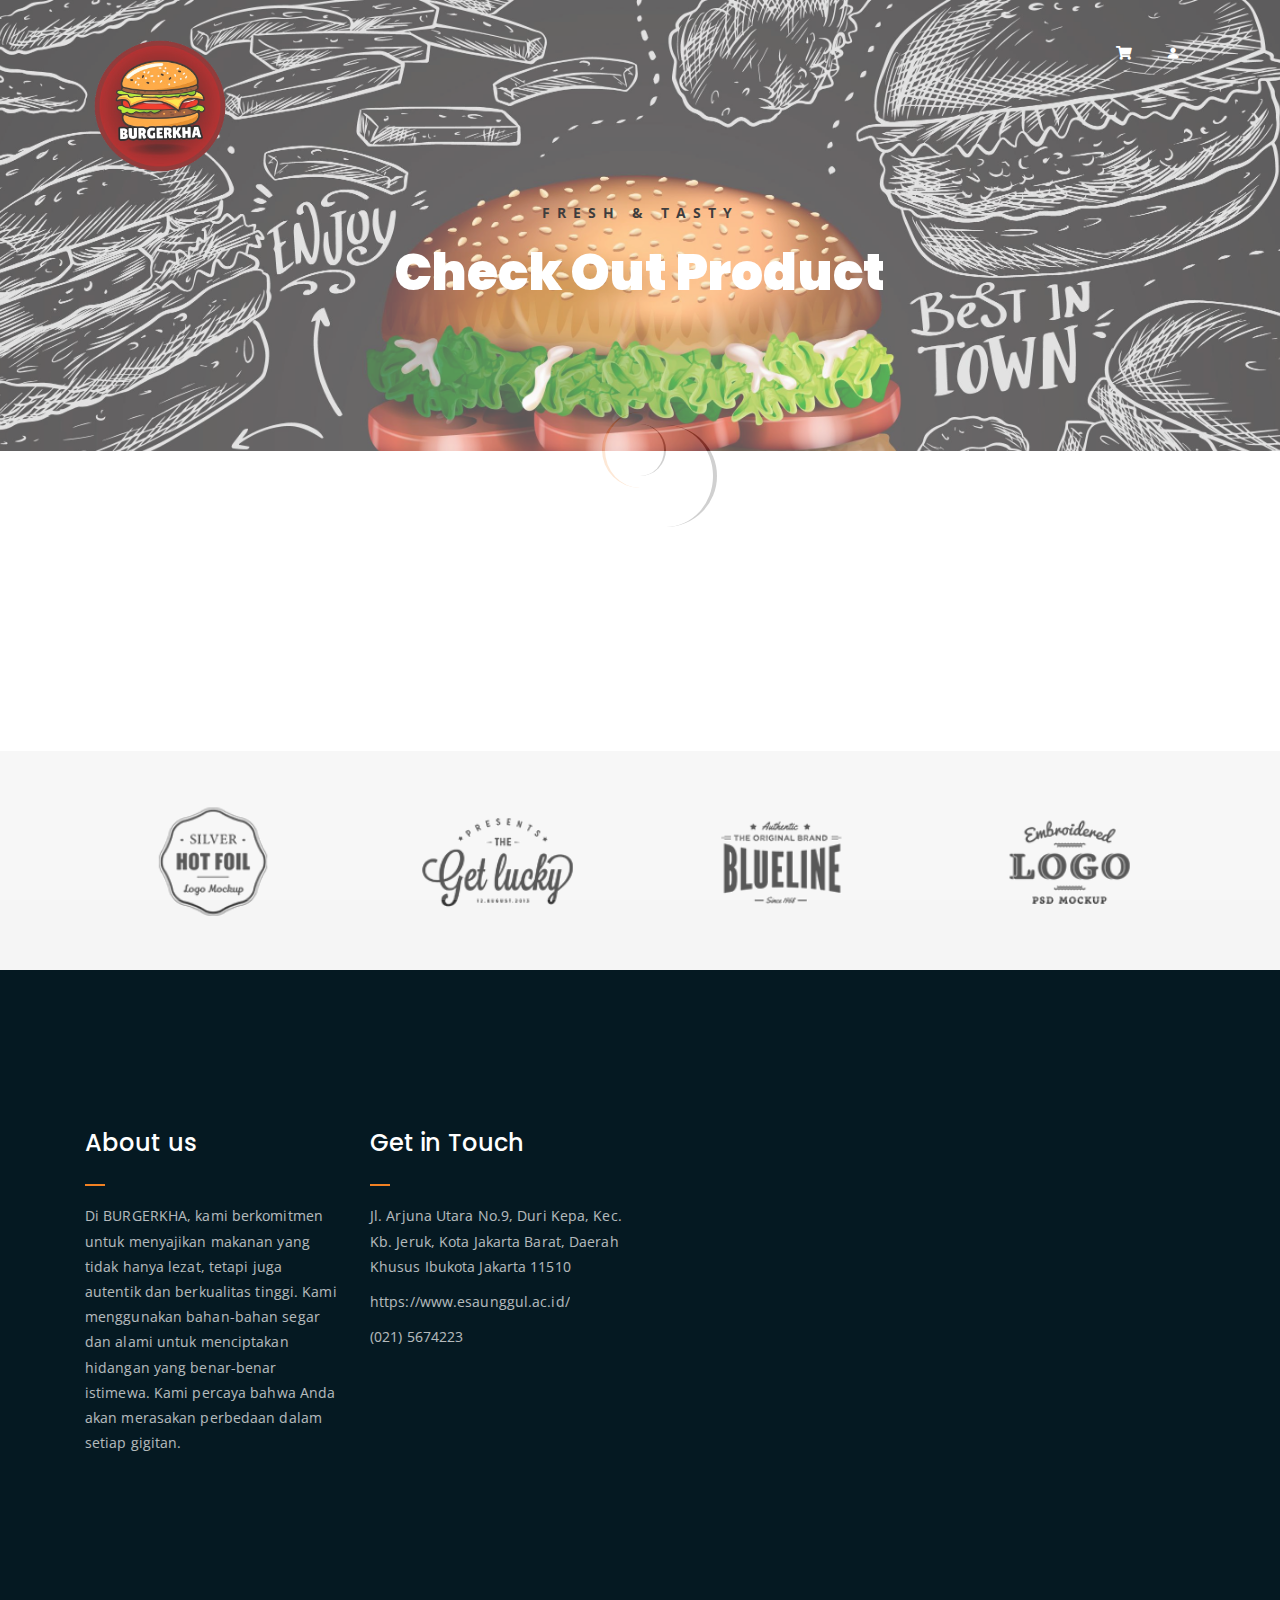
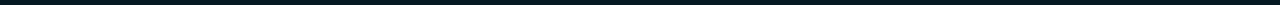
<file: checkout.html>
<!DOCTYPE html>
<html lang="en">
  <head>
    <meta charset="UTF-8" />
    <meta http-equiv="X-UA-Compatible" content="IE=edge" />
    <meta name="viewport" content="width=device-width, initial-scale=1" />

    <!-- title -->
    <title>Check Out</title>
    <script src="https://code.jquery.com/jquery-3.6.0.min.js"></script>
    <link
      rel="stylesheet"
      href="https://cdn.jsdelivr.net/npm/bootstrap-icons@1.11.3/font/bootstrap-icons.min.css"
    />
    <!-- google font -->
    <link
      href="https://fonts.googleapis.com/css?family=Open+Sans:300,400,700"
      rel="stylesheet"
    />
    <link
      href="https://fonts.googleapis.com/css?family=Poppins:400,700&display=swap"
      rel="stylesheet"
    />
    <!-- fontawesome -->
    <link rel="stylesheet" href="assets/css/all.min.css" />
    <!-- bootstrap -->
    <link rel="stylesheet" href="assets/bootstrap/css/bootstrap.min.css" />
    <!-- owl carousel -->
    <link rel="stylesheet" href="assets/css/owl.carousel.css" />
    <!-- magnific popup -->
    <link rel="stylesheet" href="assets/css/magnific-popup.css" />
    <!-- animate css -->
    <link rel="stylesheet" href="assets/css/animate.css" />
    <!-- mean menu css -->
    <link rel="stylesheet" href="assets/css/meanmenu.min.css" />
    <!-- main style -->
    <link rel="stylesheet" href="assets/css/main.css" />
    <!-- responsive -->
    <link rel="stylesheet" href="assets/css/responsive.css" />
    <script src="https://code.jquery.com/jquery-3.6.0.min.js"></script>
  </head>
  <body>
    <!--PreLoader-->
    <div class="loader">
      <div class="loader-inner">
        <div class="circle"></div>
      </div>
    </div>
    <!--PreLoader Ends-->

    <!-- header -->
    <div class="top-header-area" id="sticker">
      <div class="container">
        <div class="row">
          <div class="col-lg-12 col-sm-12 text-center">
            <div class="main-menu-wrap">
              <!-- logo -->
              <div class="site-logo">
                <a href="index.html">
                  <img src="assets/img/logoburgerkha.png" alt="" />
                </a>
              </div>
              <!-- logo -->

              <!-- menu start -->
              <nav class="main-menu">
                <ul>
                  <li>
                    <div class="header-icons">
                      <a class="shopping-cart" href="cart.html"
                        ><i class="fas fa-shopping-cart"></i
                      ></a>
                      <a id="protectedAuth" href="login.html"
                        ><i class="bi bi-person-fill"></i
                      ></a>
                      <span
                        style="font-weight: bold; color: white"
                        id="displayName"
                      ></span>

                      <a
                        onclick="handleLogout()"
                        style="
                          font-weight: bold;
                          color: white;
                          font-size: 20px;
                          padding-top: 6px;
                        "
                        id="logoutButton"
                        ><i class="bi bi-box-arrow-right"></i
                      ></a>
                    </div>
                  </li>
                </ul>
              </nav>
              <a class="mobile-show search-bar-icon" href="#"
                ><i class="fas fa-search"></i
              ></a>
              <div class="mobile-menu"></div>
              <!-- menu end -->
            </div>
          </div>
        </div>
      </div>
    </div>
    <!-- end header -->

    <!-- breadcrumb-section -->
    <div class="breadcrumb-section breadcrumb-bg">
      <div class="container">
        <div class="row">
          <div class="col-lg-8 offset-lg-2 text-center">
            <div class="breadcrumb-text">
              <p>Fresh & Tasty</p>
              <h1>Check Out Product</h1>
            </div>
          </div>
        </div>
      </div>
    </div>
    <!-- end breadcrumb section -->

    <!-- check out section -->
    <div class="checkout-section mt-150 mb-150">
      <div class="container">
        <div class="row" id="list-order"></div>
      </div>
    </div>
    <!-- end check out section -->

    <!-- logo carousel -->
    <div class="logo-carousel-section">
      <div class="container">
        <div class="row">
          <div class="col-lg-12">
            <div class="logo-carousel-inner">
              <div class="single-logo-item">
                <img src="assets/img/company-logos/1.png" alt="" />
              </div>
              <div class="single-logo-item">
                <img src="assets/img/company-logos/2.png" alt="" />
              </div>
              <div class="single-logo-item">
                <img src="assets/img/company-logos/3.png" alt="" />
              </div>
              <div class="single-logo-item">
                <img src="assets/img/company-logos/4.png" alt="" />
              </div>
              <div class="single-logo-item">
                <img src="assets/img/company-logos/5.png" alt="" />
              </div>
            </div>
          </div>
        </div>
      </div>
    </div>
    <!-- end logo carousel -->

    <!-- footer -->
    <div class="footer-area">
      <div class="container">
        <div class="row">
          <div class="col-lg-3 col-md-6">
            <div class="footer-box about-widget">
              <h2 class="widget-title">About us</h2>
              <p>
                Di BURGERKHA, kami berkomitmen untuk menyajikan makanan yang
                tidak hanya lezat, tetapi juga autentik dan berkualitas tinggi.
                Kami menggunakan bahan-bahan segar dan alami untuk menciptakan
                hidangan yang benar-benar istimewa. Kami percaya bahwa Anda akan
                merasakan perbedaan dalam setiap gigitan.
              </p>
            </div>
          </div>
          <div class="col-lg-3 col-md-6">
            <div class="footer-box get-in-touch">
              <h2 class="widget-title">Get in Touch</h2>
              <ul>
                <li>
                  Jl. Arjuna Utara No.9, Duri Kepa, Kec. Kb. Jeruk, Kota Jakarta
                  Barat, Daerah Khusus Ibukota Jakarta 11510
                </li>
                <li>https://www.esaunggul.ac.id/</li>
                <li>(021) 5674223</li>
              </ul>
            </div>
          </div>
        </div>
      </div>
    </div>
    <!-- end footer -->

    <script>
      const handleLogout = () => {
        sessionStorage.removeItem("auth");
        window.location.reload();
      };

      $(document).ready(async function () {
        function formatToIDR(amount) {
          return new Intl.NumberFormat("id-ID", {
            style: "currency",
            currency: "IDR",
          }).format(amount);
        }

        try {
          const dataLogin = JSON.parse(sessionStorage.getItem("auth"));
          if (dataLogin) {
            $("#displayName").text(dataLogin.user.nama);
            $("#protectedAuth").hide();
          } else {
            $("#logoutButton").hide();
          }
          if (dataLogin) {
            const response = await fetch(
              `https://fast-food-be.vercel.app/order/bookingorder?user_id=${dataLogin.user.id}`,
              {
                method: "GET",
                headers: { "Content-Type": "application/json" },
              }
            );

            const orders = await response.json();
            $.each(orders || [], async function (index, order) {
              const orderDetailResponse = await fetch(
                `https://fast-food-be.vercel.app/detail/order_detail?order_id=${order.id}`,
                {
                  method: "GET",
                  headers: { "Content-Type": "application/json" },
                }
              );

              const orderDetails = await orderDetailResponse.json();

              let orderItemsHTML = "";
              let subtotal = 0;

              // Loop through products in the order
              $.each(orderDetails || [], function (i, item) {
                const totalPrice = item.menu_price * item.quantity;
                subtotal += totalPrice;

                orderItemsHTML += `
                    <tr>
                        <td>${item.menu_name} (x${item.quantity})</td>
                        <td>${formatToIDR(totalPrice)}</td>
                    </tr>
                `;
              });

              const totalPrice = subtotal;

              $("#list-order").append(`
                  <div class="col-lg-4" style="margin-bottom: 24px;">
                      <div class="order-details-wrap">
                          <table class="order-details">
                              <thead>
                                  <tr>
                                      <th>Order <span style="color: blue; font-weight: 600;">${
                                        order?.order_number
                                      }</span></th>
                                      <th>Price</th>
                                  </tr>
                              </thead>
                              <tbody class="order-details-body">
                                  <tr>
                                      <td>Product</td>
                                      <td>Total</td>
                                  </tr>
                                  ${orderItemsHTML}
                              </tbody>
                              <tbody class="checkout-details">
                                  <tr>
                                      <td>Total</td>
                                      <td><strong>${formatToIDR(
                                        subtotal
                                      )}</strong></td>
                                  </tr>
                              </tbody>
                          </table>
                      </div>
                  </div>
              `);
            });
          }
        } catch (error) {
          console.error("Error fetching booking orders:", error);
        }
      });
    </script>

    <!-- jquery -->
    <script src="assets/js/jquery-1.11.3.min.js"></script>
    <!-- bootstrap -->
    <script src="assets/bootstrap/js/bootstrap.min.js"></script>
    <!-- count down -->
    <script src="assets/js/jquery.countdown.js"></script>
    <!-- isotope -->
    <script src="assets/js/jquery.isotope-3.0.6.min.js"></script>
    <!-- waypoints -->
    <script src="assets/js/waypoints.js"></script>
    <!-- owl carousel -->
    <script src="assets/js/owl.carousel.min.js"></script>
    <!-- magnific popup -->
    <script src="assets/js/jquery.magnific-popup.min.js"></script>
    <!-- mean menu -->
    <script src="assets/js/jquery.meanmenu.min.js"></script>
    <!-- sticker js -->
    <script src="assets/js/sticker.js"></script>
    <!-- main js -->
    <script src="assets/js/main.js"></script>

    <script></script>
  </body>
</html>
</file>
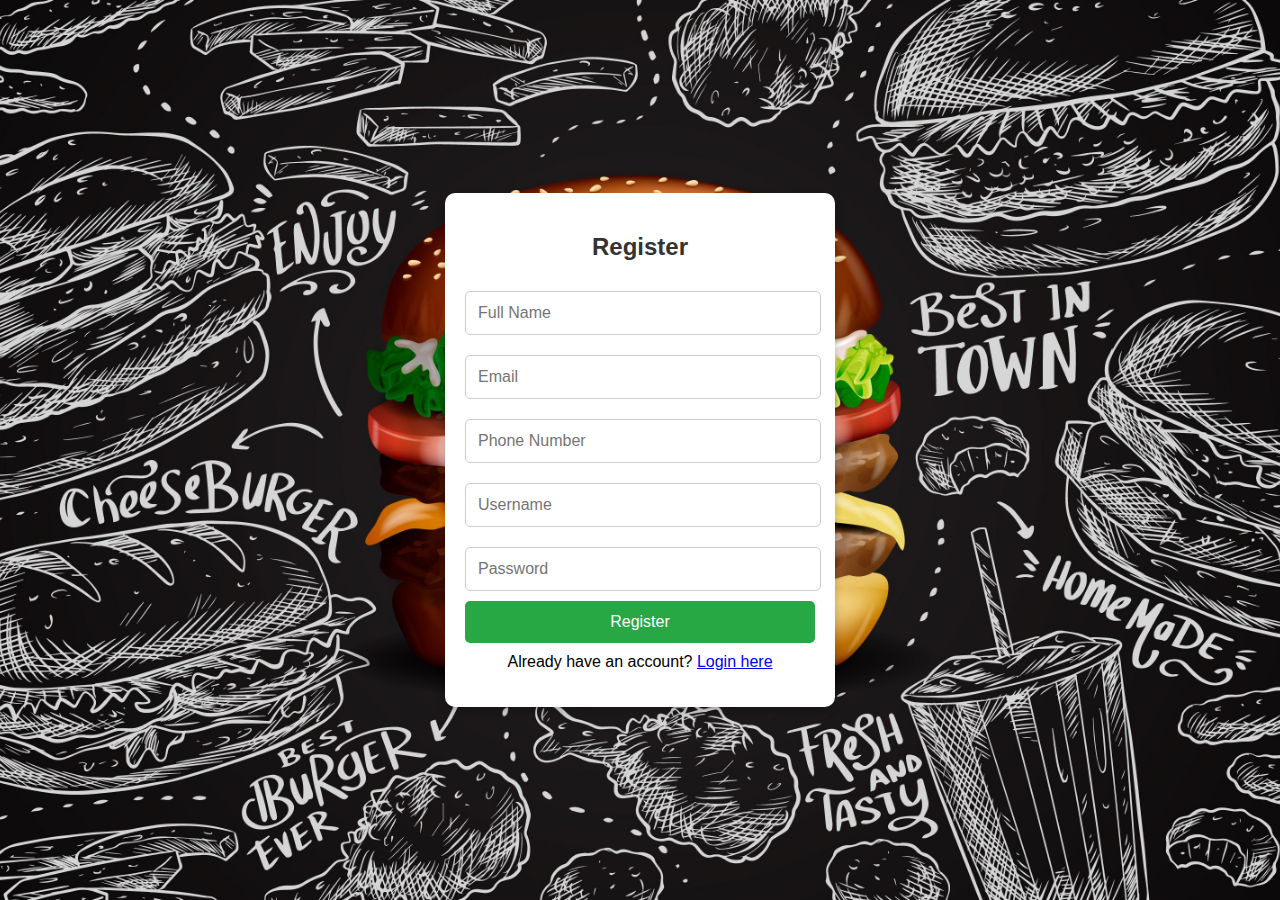
<file: register.html>
<!DOCTYPE html>
<html lang="en">
  <head>
    <meta charset="UTF-8" />
    <meta name="viewport" content="width=device-width, initial-scale=1.0" />
    <title>Register Page</title>
    <style>
      body {
        font-family: Arial, sans-serif;
        display: flex;
        justify-content: center;
        align-items: center;
        height: 100vh;
        background-image: url(assets/img/hero-bg.jpg);
        background-size: cover;
        background-position: center;
        background-attachment: fixed;
        margin: 0;
      }
      .register-container {
        background: white;
        padding: 20px;
        border-radius: 10px;
        box-shadow: 0px 4px 10px rgba(0, 0, 0, 0.2);
        width: 350px;
        text-align: center;
      }
      h2 {
        margin-bottom: 20px;
        color: #333;
      }
      input {
        width: calc(100% - 20px);
        padding: 12px;
        margin: 10px 0;
        border: 1px solid #ccc;
        border-radius: 5px;
        font-size: 16px;
      }
      button {
        width: 100%;
        padding: 12px;
        background: #28a745;
        color: white;
        border: none;
        border-radius: 5px;
        cursor: pointer;
        font-size: 16px;
        transition: background 0.3s;
      }
      button:hover {
        background: #218838;
      }
      .login-link {
        margin-top: 10px;
      }
    </style>
  </head>
  <body>
    <div class="register-container">
      <h2>Register</h2>
      <input type="text" id="fullname" placeholder="Full Name" />
      <input type="email" id="email" placeholder="Email" />
      <input type="text" id="phone" placeholder="Phone Number" />
      <input type="text" id="username" placeholder="Username" />
      <input type="password" id="password" placeholder="Password" />
      <button onclick="register()">Register</button>
      <p class="login-link">
        Already have an account? <a href="login.html">Login here</a>
      </p>
    </div>
    <script>
      async function register() {
        var fullname = document.getElementById("fullname").value;
        var email = document.getElementById("email").value;
        var phone = document.getElementById("phone").value;
        var username = document.getElementById("username").value;
        var password = document.getElementById("password").value;

        if (fullname && email && phone && username && password) {
          try {
            const response = await fetch(
              "https://fast-food-be.vercel.app/users/register",
              {
                method: "POST",
                headers: {
                  "Content-Type": "application/json",
                },
                body: JSON.stringify({
                  nama: fullname,
                  email: email,
                  phone_number: phone,
                  user_level: 2,
                  username: username,
                  password: password,
                }),
              }
            );
            const data = await response.json();
            console.log("Response:", data);
            alert("Registration successful! Redirecting to login...");
            window.location.href = "login.html";
          } catch (error) {
            console.error("Error:", error);
            alert("Failed to submit data.");
          }
        } else {
          alert("Please fill all fields");
        }
      }
    </script>
  </body>
</html>
</file>
<file: assets/css/main.css>
/* -----------------------------------------------------------------------------

# Base - Genral & Typography

----------------------------------------------------------------------------- */
html {
  font-size: 14px;
  font-weight: 400;
  line-height: 28px;
  height: 100%;
}

body {
  font-family: "Open Sans", sans-serif;
  font-weight: 400;
  font-size: 1rem;
  letter-spacing: 0.1px;
  line-height: 1.8;
  color: #051922;
  overflow-x: hidden;
}

body img {
  max-width: 100%;
}

a {
  cursor: pointer;
  text-decoration: none;
  -webkit-transition: all 0.2s ease-in-out;
  -o-transition: all 0.2s ease-in-out;
  transition: all 0.2s ease-in-out;
}

a:hover {
  color: #F28123;
  text-decoration: none;
}

h1, .h1,
h2, .h2,
h3, .h3,
h4, .h4,
h5, .h5,
h6, .h6 {
  font-family: "Poppins", sans-serif;
  font-weight: 700;
  margin: 0 0 1.25rem 0;
  color: #051922;
}

h1:last-child, .h1:last-child,
h2:last-child, .h2:last-child,
h3:last-child, .h3:last-child,
h4:last-child, .h4:last-child,
h5:last-child, .h5:last-child,
h6:last-child, .h6:last-child {
  margin: 0;
}

h1, .h1 {
  font-size: 4rem;
  font-weight: 700;
  line-height: 4rem;
}

@media only screen and (max-width: 767.96px) {
  h1, .h1 {
    font-size: 3rem;
    line-height: 3.25rem;
  }
}

@media only screen and (max-width: 575.96px) {
  h1, .h1 {
    font-size: 2.5rem;
    line-height: 2.75rem;
  }
}

h2, .h2 {
  font-size: 3rem;
  font-weight: 700;
  line-height: 3.25rem;
}

@media only screen and (max-width: 767.96px) {
  h2, .h2 {
    font-size: 2.5rem;
    line-height: 2.75rem;
  }
}

@media only screen and (max-width: 575.96px) {
  h2, .h2 {
    font-size: 2rem;
    line-height: 2.25rem;
  }
}

h3, .h3 {
  font-size: 2rem;
  font-weight: 700;
  line-height: 2.25rem;
}

@media only screen and (max-width: 575.96px) {
  h3, .h3 {
    font-size: 1.75rem;
    line-height: 2rem;
  }
}

h4, .h4 {
  font-size: 1.5rem;
  font-weight: 700;
  line-height: 1.75rem;
}

@media only screen and (max-width: 575.96px) {
  h4, .h4 {
    font-size: 1.25rem;
    line-height: 1.5rem;
  }
}

h5, .h5 {
  font-size: 1.25rem;
  font-weight: 700;
  line-height: 1.5rem;
}

h6, .h6 {
  font-size: 1rem;
  font-weight: 700;
  line-height: 1.5rem;
}

p {
  font-family: "Open Sans", sans-serif;
  font-weight: 400;
  font-size: 1rem;
  letter-spacing: 0.1px;
  line-height: 1.8;
  color: #051922;
  margin: 0 0 1.25rem 0;
}

p:last-child {
  margin: 0;
}

/* -----------------------------------------------------------------------------

# All Common Styles

----------------------------------------------------------------------------- */
.loader {
  bottom: 0;
  height: 100%;
  left: 0;
  position: fixed;
  right: 0;
  top: 0;
  width: 100%;
  z-index: 1111;
  background: #fff;
  overflow-x: hidden;
}

.loader-inner {
  position: absolute;
  left: 50%;
  top: 50%;
  -webkit-transform: translate(-50%, -50%);
  -ms-transform: translate(-50%, -50%);
  -o-transform: translate(-50%, -50%);
  transform: translate(-50%, -50%);
  height: 50px;
  width: 50px;
}

.circle {
  width: 8vmax;
  height: 8vmax;
  border-right: 4px solid #000;
  border-radius: 50%;
  -webkit-animation: spinRight 800ms linear infinite;
  animation: spinRight 800ms linear infinite;
}

.circle:before {
  content: '';
  width: 6vmax;
  height: 6vmax;
  display: block;
  position: absolute;
  top: calc(50% - 3vmax);
  left: calc(50% - 3vmax);
  border-left: 3px solid #F28123;
  border-radius: 100%;
  -webkit-animation: spinLeft 800ms linear infinite;
  animation: spinLeft 800ms linear infinite;
}

.circle:after {
  content: '';
  width: 6vmax;
  height: 6vmax;
  display: block;
  position: absolute;
  top: calc(50% - 3vmax);
  left: calc(50% - 3vmax);
  border-left: 3px solid #F28123;
  border-radius: 100%;
  -webkit-animation: spinLeft 800ms linear infinite;
  animation: spinLeft 800ms linear infinite;
  width: 4vmax;
  height: 4vmax;
  top: calc(50% - 2vmax);
  left: calc(50% - 2vmax);
  border: 0;
  border-right: 2px solid #000;
  -webkit-animation: none;
  animation: none;
}

@-webkit-keyframes spinLeft {
  from {
    -webkit-transform: rotate(0deg);
    transform: rotate(0deg);
  }
  to {
    -webkit-transform: rotate(720deg);
    transform: rotate(720deg);
  }
}

@keyframes spinLeft {
  from {
    -webkit-transform: rotate(0deg);
    transform: rotate(0deg);
  }
  to {
    -webkit-transform: rotate(720deg);
    transform: rotate(720deg);
  }
}

@-webkit-keyframes spinRight {
  from {
    -webkit-transform: rotate(360deg);
    transform: rotate(360deg);
  }
  to {
    -webkit-transform: rotate(0deg);
    transform: rotate(0deg);
  }
}

@keyframes spinRight {
  from {
    -webkit-transform: rotate(360deg);
    transform: rotate(360deg);
  }
  to {
    -webkit-transform: rotate(0deg);
    transform: rotate(0deg);
  }
}

.mt-80 {
  margin-top: 80px;
}

@media only screen and (max-width: 767.96px) {
  .mt-80 {
    margin-top: 50px;
  }
}

.mb-80 {
  margin-bottom: 80px;
}

@media only screen and (max-width: 767.96px) {
  .mb-80 {
    margin-bottom: 50px;
  }
}

.mt-100 {
  margin-top: 100px;
}

@media only screen and (max-width: 767.96px) {
  .mt-100 {
    margin-top: 80px;
  }
}

.mb-100 {
  margin-bottom: 100px;
}

@media only screen and (max-width: 767.96px) {
  .mb-100 {
    margin-bottom: 80px;
  }
}

.mt-150 {
  margin-top: 150px;
}

@media only screen and (max-width: 767.96px) {
  .mt-150 {
    margin-top: 100px;
  }
}

.mb-150 {
  margin-bottom: 150px;
}

@media only screen and (max-width: 767.96px) {
  .mb-150 {
    margin-bottom: 100px;
  }
}

.pt-80 {
  padding-top: 80px;
}

@media only screen and (max-width: 767.96px) {
  .pt-80 {
    padding-top: 50px;
  }
}

.pb-80 {
  padding-bottom: 80px;
}

@media only screen and (max-width: 767.96px) {
  .pb-80 {
    padding-bottom: 50px;
  }
}

.pt-100 {
  padding-top: 100px;
}

@media only screen and (max-width: 767.96px) {
  .pt-100 {
    padding-top: 80px;
  }
}

.pb-100 {
  padding-bottom: 100px;
}

@media only screen and (max-width: 767.96px) {
  .pb-100 {
    padding-bottom: 80px;
  }
}

.pt-150 {
  padding-top: 150px;
}

@media only screen and (max-width: 767.96px) {
  .pt-150 {
    padding-top: 100px;
  }
}

.pb-150 {
  padding-bottom: 150px;
}

@media only screen and (max-width: 767.96px) {
  .pb-150 {
    padding-bottom: 100px;
  }
}

.gray-bg {
  background-color: #f5f5f5;
}

.orange-text {
  color: #F28123;
}

.blue-bg {
  background-color: #162133;
}

a.boxed-btn {
  font-family: 'Poppins', sans-serif;
  display: inline-block;
  background-color: #F28123;
  color: #fff;
  padding: 10px 20px;
}

a.bordered-btn {
  font-family: 'Poppins', sans-serif;
  display: inline-block;
  color: #fff;
  border: 2px solid #F28123;
  padding: 7px 20px;
}

a.read-more-btn {
  display: inline-block;
  margin-top: 15px;
  color: #051922;
  -webkit-transition: 0.3s;
  -o-transition: 0.3s;
  transition: 0.3s;
  font-weight: 700;
}

a.read-more-btn:hover {
  color: #F28123;
}

a.boxed-btn, a.bordered-btn, a.cart-btn {
  border-radius: 50px;
}

.section-title h3 {
  font-size: 40px;
  position: relative;
  padding-bottom: 15px;
}

.section-title h3:after {
  position: absolute;
  content: '';
  left: 0px;
  right: 0px;
  bottom: 0px;
  width: 50px;
  height: 2px;
  background-color: #F28123;
  margin: 0 auto;
}

.section-title p {
  font-size: 15px;
  width: 530px;
  margin: 0 auto;
  color: #555;
  margin-top: 10px;
  line-height: 1.8;
}

.section-title {
  margin-bottom: 80px;
}

.breadcrumb-bg {
  background-image: url(../img/breadcrumb-bg.jpg);
}

.breadcrumb-text p {
  color: #131212;
  font-weight: 700;
  text-transform: uppercase;
  letter-spacing: 7px;
}

.breadcrumb-text h1 {
  font-size: 50px;
  font-weight: 900;
  color: #fff;
  margin: 0;
  margin-top: 20px;
}

.breadcrumb-section {
  padding: 150px 0;
  background-size: cover;
  background-position: center center;
  position: relative;
  z-index: 1;
  background-attachment: fixed;
  padding-top: 200px;
}

.breadcrumb-section:after {
  position: absolute;
  left: 0;
  top: 0;
  width: 100%;
  height: 100%;
  content: "";
  background-image: url(../img/hero-bg.jpg);
  background-size: cover;
  background-position: center;
  background-attachment: fixed;
  z-index: -1;
  opacity: 0.8;
}

/* -----------------------------------------------------------------------------

# Header Styles

----------------------------------------------------------------------------- */
ul.navbar-nav li.nav-item a.nav-link, ul.navbar-nav li.nav-item.active a.nav-link {
  color: #051922;
}

.top-header-area {
  position: absolute;
  z-index: 999;
  width: 100%;
  padding: 25px 0;
}

.top-header-area.white ul.navbar-nav li.nav-item a.nav-link, .top-header-area.white ul.navbar-nav li.nav-item.active a.nav-link {
  color: #fff;
}

ul.navbar-nav li.nav-item a.nav-link, ul.navbar-nav li.nav-item.active a.nav-link {
  color: #fff;
  font-weight: 700;
  margin-right: 14px;
}

a.navbar-brand img {
  max-width: 150px;
}

nav.main-menu ul {
  margin: 0;
  padding: 0;
  list-style: none;
}

nav.main-menu ul li {
  display: inline-block;
}

nav.main-menu ul li a {
  color: #fff;
  font-weight: 700;
  display: block;
  padding: 15px;
}

nav.main-menu ul > li {
  position: relative;
}

nav.main-menu ul ul.sub-menu {
  position: absolute;
  background-color: #fff;
  width: 220px;
  padding: 15px 15px;
  margin: 0;
  left: 0;
  top: 50px;
  border-radius: 3px;
  -webkit-transition: 0.3s;
  -o-transition: 0.3s;
  transition: 0.3s;
  opacity: 0;
  visibility: hidden;
  -webkit-box-shadow: 0 0 20px #555555;
  box-shadow: 0 0 20px #555555;
}

nav.main-menu ul ul.sub-menu li {
  display: block;
  text-align: left;
}

nav.main-menu ul ul.sub-menu li a {
  color: #555;
  font-weight: 600;
  padding: 7px 10px;
  font-size: 13px;
}

nav.main-menu ul > li:hover ul {
  opacity: 1;
  visibility: visible;
}

nav.main-menu ul li:last-child a {
  display: inline-block;
}

nav.main-menu > ul li:last-child {
  float: right;
}

.site-logo {
  float: left;
  max-width: 150px;
}

ul.sub-menu li:last-child {
  float: none !important;
}

.mean-container .mean-bar {
  background-color: transparent;
  position: absolute;
  right: 0;
  top: 15px;
}

.mean-bar a.meanmenu-reveal {
  background-color: #F28123;
}

.main-menu-wrap {
  position: relative;
}

.mean-container a.meanmenu-reveal {
  color: #051922;
}

.mean-container a.meanmenu-reveal span {
  background-color: #051922;
}

.mean-container .mean-nav ul li a {
  padding: 0.5em 5%;
}

.mean-container .mean-nav ul li li a {
  padding: 0.5em 10%;
}

.mean-container .mean-nav ul li a.mean-expand {
  font-size: 16px;
  height: 10px;
  line-height: 10px;
  width: 15px;
}

.mean-container a.meanmenu-reveal {
  padding: 8px 8px 6px;
}

nav.mean-nav > ul > li:first-child > a {
  border-top: none;
}

.header-icons a {
  color: #fff;
  display: inline-block;
  padding: 10px;
}

.site-logo {
  padding: 6px 0;
}

.top-header-area.sepherate-header ul li > a, .top-header-area.sepherate-header .header-icons a {
  color: #051922;
}

nav.main-menu ul ul.sub-menu li {
  display: block;
}

nav.main-menu ul ul.sub-menu li a {
  color: #555;
  padding: 8px;
  font-size: 13px;
  font-weight: 600;
}

nav.main-menu ul li.current-list-item > a {
  color: #F28123;
}

nav.main-menu li:hover > a {
  color: #F28123;
}

nav.main-menu li a {
  -webkit-transition: 0.3s;
  -o-transition: 0.3s;
  transition: 0.3s;
}

.top-header-area .header-icons a {
  -webkit-transition: 0.3s;
  -o-transition: 0.3s;
  transition: 0.3s;
}

.top-header-area .header-icons a:hover {
  color: #F28123;
}

.sticky-wrapper {
  position: absolute;
  left: 0;
  top: 0;
  width: 100%;
  z-index: 999 !important;
}

.sticky-wrapper.is-sticky .top-header-area {
  background-color: #051922;
  padding: 15px 0;
}

.top-header-area {
  -webkit-transition: 0.3s;
  -o-transition: 0.3s;
  transition: 0.3s;
}

ul.navbar-nav {
  margin: 0 auto;
}

.search-area {
  position: fixed;
  left: 0;
  top: 0;
  z-index: 5555;
  background-color: #051922;
  width: 100%;
  height: 100%;
  text-align: center;
}

span.close-btn {
  position: absolute;
  right: 0%;
  color: #fff;
  top: 5%;
  cursor: pointer;
}

.search-area {
  height: 100%;
}

.search-area div {
  height: 100%;
}

.search-bar {
  height: 100%;
  display: table;
  width: 100%;
}

a.mobile-show {
  display: none;
}

.search-area .search-bar div.search-bar-tablecell {
  display: table-cell;
  vertical-align: middle;
  height: auto;
}

.search-bar-tablecell input {
  border: none;
  padding: 15px;
  width: 60%;
  background-color: transparent;
  border-bottom: 1px solid #F28123;
  display: block;
  margin: 0 auto;
  text-align: center;
  font-size: 50px;
  font-weight: 700;
  margin-bottom: 40px;
  color: #fff;
}

.search-bar-tablecell button[type=submit] {
  border: none;
  background-color: #F28123;
  padding: 15px 30px;
  cursor: pointer;
  display: inline-block;
  border-radius: 50px;
  font-weight: 700;
}

.search-bar-tablecell input::-webkit-input-placeholder {
  color: #fff;
}

.search-bar-tablecell input:-ms-input-placeholder {
  color: #fff;
}

.search-bar-tablecell input::-ms-input-placeholder {
  color: #fff;
}

.search-bar-tablecell input::placeholder {
  color: #fff;
}

.search-bar-tablecell button[type=submit] i {
  margin-left: 5px;
}

.search-area {
  visibility: hidden;
  opacity: 0;
  -webkit-transition: 0.3s;
  -o-transition: 0.3s;
  transition: 0.3s;
}

.search-area.search-active {
  visibility: visible;
  opacity: 1;
  z-index: 999;
}

.search-bar-tablecell h3 {
  color: #fff;
  margin-bottom: 30px;
  font-weight: 600;
  text-transform: uppercase;
  letter-spacing: 7px;
}

/* -----------------------------------------------------------------------------

# Footer Styles

----------------------------------------------------------------------------- */
.single-logo-item img {
  max-width: 180px;
  margin: 0 auto;
}

.logo-carousel-section {
  background-color: #f5f5f5;
  padding: 50px 0;
}

.footer-area {
  background-color: #051922;
  color: #fff;
  padding: 150px 0;
}

h2.widget-title {
  font-size: 24px;
  font-weight: 500;
  position: relative;
  padding-bottom: 20px;
  color: #fff;
}

h2.widget-title:after {
  position: absolute;
  left: 0;
  bottom: 0;
  width: 20px;
  height: 2px;
  background-color: #F28123;
  content: "";
}

.footer-box p {
  color: #fff;
  opacity: 0.7;
  line-height: 1.8;
}

.footer-box ul {
  margin: 0;
  padding: 0;
  list-style: none;
}

.footer-box ul li {
  opacity: 0.7;
  margin-bottom: 10px;
  line-height: 1.8;
}

.footer-box ul li:last-child {
  margin-bottom: 0;
}

.footer-box.subscribe form input[type=email] {
  border: none;
  background-color: #012738;
  width: 78%;
  padding: 15px;
  border-top-left-radius: 5px;
  border-bottom-left-radius: 5px;
  color: #fff;
}

.footer-box.subscribe form button {
  width: 20%;
  border: none;
  background-color: #012738;
  color: #F28123;
  padding: 14px 0;
  border-top-right-radius: 3px;
  border-bottom-right-radius: 3px;
  cursor: pointer;
}

.footer-box.subscribe form button:focus {
  outline: none;
}

.copyright {
  background-color: #051922;
  border-top: 1px solid #232a35;
}

.copyright p {
  margin: 0;
  color: #fff;
  opacity: 0.7;
  padding: 16px 0;
  font-size: 15px;
}

.copyright a {
  color: #F28123;
  font-weight: 700;
}

.copyright a:hover {
  color: #f59d53;
}

.social-icons ul {
  margin: 0;
  padding: 0;
  list-style: none;
}

.social-icons ul li {
  display: inline-block;
}

.social-icons ul li a {
  font-size: 16px;
  color: #fff;
  opacity: 0.7;
  padding: 16px 10px;
  display: block;
}

.footer-box ul li a {
  color: #fff;
}

.footer-box.pages ul li {
  position: relative;
  padding-left: 20px;
}

.footer-box.pages ul li:before {
  position: absolute;
  left: 0;
  top: 0;
  content: "\f105";
  font-family: "Font Awesome 5 Free";
  font-weight: 900;
  color: #F28123;
}

/* -----------------------------------------------------------------------------

# Hover Styles

----------------------------------------------------------------------------- */
a.navbar-brand {
  -webkit-transition: 0.3s;
  -o-transition: 0.3s;
  transition: 0.3s;
}

a.navbar-brand:hover {
  opacity: 0.7;
}

a.boxed-btn {
  -webkit-transition: 0.3s;
  -o-transition: 0.3s;
  transition: 0.3s;
}

a.boxed-btn:hover {
  background-color: #051922;
  color: #F28123;
}

a.bordered-btn {
  -webkit-transition: 0.3s;
  -o-transition: 0.3s;
  transition: 0.3s;
}

a.bordered-btn:hover {
  background-color: #F28123;
  color: #fff;
}

ul.sub-menu a {
  -webkit-transition: 0.3s;
  -o-transition: 0.3s;
  transition: 0.3s;
}

ul.sub-menu li:hover a {
  color: #F28123;
}

.single-tof-box {
  -webkit-transition: 0.3s;
  -o-transition: 0.3s;
  transition: 0.3s;
}

.single-tof-box:hover {
  -webkit-box-shadow: 0 0 80px #353535;
  box-shadow: 0 0 80px #353535;
}

a.video-play-btn {
  -webkit-transition: 0.3s;
  -o-transition: 0.3s;
  transition: 0.3s;
}

a.video-play-btn:hover {
  background-color: #333;
  color: #F28123;
}

.latest-news-bg {
  -webkit-transition: 0.3s;
  -o-transition: 0.3s;
  transition: 0.3s;
}

.single-latest-news:hover .latest-news-bg {
  opacity: 0.8;
}

a.tof-btn {
  -webkit-transition: 0.3s;
  -o-transition: 0.3s;
  transition: 0.3s;
}

a.tof-btn i {
  -webkit-transition: 0.3s;
  -o-transition: 0.3s;
  transition: 0.3s;
}

a.tof-btn:hover {
  color: #F28123;
}

a.tof-btn:hover i {
  margin-left: 10px;
}

.single-latest-news {
  -webkit-box-shadow: 0 0 20px #dddddd;
  box-shadow: 0 0 20px #dddddd;
  -webkit-transition: 0.3s;
  -o-transition: 0.3s;
  transition: 0.3s;
}

.single-latest-news:hover {
  -webkit-box-shadow: 0 0 0;
  box-shadow: 0 0 0;
  -webkit-box-shadow: none;
  box-shadow: none;
}

.single-logo-item {
  -webkit-transition: 0.3s;
  -o-transition: 0.3s;
  transition: 0.3s;
}

.single-logo-item:hover {
  opacity: 0.7;
}

.footer-box.pages ul li a {
  -webkit-transition: 0.3s;
  -o-transition: 0.3s;
  transition: 0.3s;
}

.footer-box.pages ul li:hover a {
  color: #F28123;
}

.footer-box.subscribe form button {
  -webkit-transition: 0.3s;
  -o-transition: 0.3s;
  transition: 0.3s;
}

.footer-box.subscribe form button:hover {
  background-color: #F28123;
  color: #051922;
}

.social-icons ul li:hover a {
  color: #F28123;
}

.social-icons ul li a {
  -webkit-transition: 0.3s;
  -o-transition: 0.3s;
  transition: 0.3s;
}

ul.social-link-team li a {
  -webkit-transition: 0.3s;
  -o-transition: 0.3s;
  transition: 0.3s;
}

ul.social-link-team li a:hover {
  background-color: #051922;
  color: #F28123;
}

.counter-box {
  -webkit-transition: 0.3s;
  -o-transition: 0.3s;
  transition: 0.3s;
}

.counter-box:hover {
  -webkit-box-shadow: 0 0 80px #6f6f6f;
  box-shadow: 0 0 80px #6f6f6f;
}

input[type="submit"] {
  -webkit-transition: 0.3s;
  -o-transition: 0.3s;
  transition: 0.3s;
  border-radius: 50px !important;
}

input[type="submit"]:hover {
  background-color: #051922;
  color: #F28123;
}

div.owl-controls, .owl-controls div {
  -webkit-transition: 0.3s;
  -o-transition: 0.3s;
  transition: 0.3s;
}

div.owl-controls div.owl-nav div:hover {
  opacity: 0.7;
}

.pagination-wrap ul li a {
  -webkit-transition: 0.3s;
  -o-transition: 0.3s;
  transition: 0.3s;
}

.pagination-wrap ul li:hover a {
  background-color: #F28123;
}

.icons a i {
  -webkit-transition: 0.3s;
  -o-transition: 0.3s;
  transition: 0.3s;
}

.icons a:hover i {
  color: #F28123;
}

.tof-text a.tof-btn {
  margin-top: 15px;
  display: inline-block;
}

.single-pricing-table {
  -webkit-transition: 0.3s;
  -o-transition: 0.3s;
  transition: 0.3s;
}

.single-pricing-table:hover {
  -webkit-box-shadow: 0 0 20px #ddd;
  box-shadow: 0 0 20px #ddd;
}

.product-image img {
  -webkit-transition: 0.3s;
  -o-transition: 0.3s;
  transition: 0.3s;
}

.product-image img:hover {
  -webkit-box-shadow: none;
  box-shadow: none;
}

a.cart-btn {
  -webkit-transition: 0.3s;
  -o-transition: 0.3s;
  transition: 0.3s;
}

a.cart-btn:hover {
  background-color: #051922;
  color: #F28123;
}

.recent-posts ul li {
  -webkit-transition: 0.3s;
  -o-transition: 0.3s;
  transition: 0.3s;
}

.recent-posts ul li:hover {
  opacity: 0.7;
}

ul.sub-menu li a {
  -webkit-transition: 0.3s;
  -o-transition: 0.3s;
  transition: 0.3s;
}

ul.sub-menu li:hover a {
  color: #F28123 !important;
}

.sidebar-section ul li a {
  -webkit-transition: 0.3s;
  -o-transition: 0.3s;
  transition: 0.3s;
}

.sidebar-section ul li a:hover {
  opacity: 0.7;
}

.comment-text-body h4 a {
  -webkit-transition: 0.3s;
  -o-transition: 0.3s;
  transition: 0.3s;
}

.comment-text-body h4 a:hover {
  color: #F28123;
}

ul.product-share li a {
  -webkit-transition: 0.3s;
  -o-transition: 0.3s;
  transition: 0.3s;
}

ul.product-share li:hover a {
  color: #F28123;
}

.service-menu ul li a {
  -webkit-transition: 0.3s;
  -o-transition: 0.3s;
  transition: 0.3s;
}

.service-menu ul li a.active {
  font-weight: 600;
  color: #ffe200;
}

.service-menu ul li a:hover {
  color: #ffe200;
}

.single-product-item {
  -webkit-transition: 0.3s;
  -o-transition: 0.3s;
  transition: 0.3s;
}

.single-product-item:hover {
  -webkit-box-shadow: none;
  box-shadow: none;
}

.search-bar-tablecell button[type=submit] {
  -webkit-transition: 0.3s;
  -o-transition: 0.3s;
  transition: 0.3s;
}

.search-bar-tablecell button[type=submit]:hover {
  background-color: #fff;
  color: #000;
}

span.close-btn {
  -webkit-transition: 0.3s;
  -o-transition: 0.3s;
  transition: 0.3s;
}

span.close-btn:hover {
  color: #fff;
}

a.mobile-show.search-bar-icon {
  -webkit-transition: 0.3s;
  -o-transition: 0.3s;
  transition: 0.3s;
}

a.mobile-show.search-bar-icon:hover {
  color: #F28123;
}

/* -----------------------------------------------------------------------------

# Hero Styles

----------------------------------------------------------------------------- */
.hero-bg {
  background-image: url(../img/hero-bg.jpg);
  background-size: cover;
  background-position: center;
  background-attachment: fixed;
}

.hero-text {
  display: table;
  height: 100%;
}

.hero-text-tablecell {
  display: table-cell;
}

.hero-area {
  height: 100%;
  position: relative;
  z-index: 1;
}

html, body {
  height: 100%;
}

.hero-area:after {
  position: absolute;
  left: 0;
  top: 0;
  width: 100%;
  height: 100%;
  content: "";
  background-color: #07212e;
  z-index: -1;
  opacity: 0.6;
}

.hero-text p.subtitle {
  color: #F28123;
  font-weight: 700;
  text-transform: uppercase;
  letter-spacing: 7px;
  font-size: 15px;
}

.hero-text h1 {
  font-size: 64px;
  font-weight: 700;
  line-height: 1.3;
  color: #fff;
}

.hero-area div {
  height: 100%;
}

.hero-area div.hero-text {
  height: 100%;
  width: 100%;
}

.hero-area div.hero-text-tablecell {
  height: auto;
  vertical-align: middle;
}

.hero-area div.hero-text-tablecell div {
  height: auto;
  vertical-align: middle;
}

.hero-btns {
  margin-top: 35px;
}

.hero-btns a.bordered-btn {
  margin-left: 15px;
}

.hero-area div.hero-form {
  background-color: #fff;
  text-align: center;
  width: 380px;
  margin: 0 auto;
  margin-right: 0;
  border-radius: 5px;
  -webkit-box-shadow: 0 0 15px #2d2d2d;
  box-shadow: 0 0 15px #2d2d2d;
  position: absolute;
  right: 30px;
  bottom: -15%;
  height: 600px;
}

input[type="submit"] {
  background-color: #F28123;
  color: #051922;
  font-weight: 700;
  text-transform: uppercase;
  font-size: 15px;
  border: none !important;
  cursor: pointer;
  padding: 15px 25px;
  border-radius: 3px;
}

.homepage-slider {
  height: 100%;
}

.homepage-slider div {
  height: 100%;
}

.homepage-slider div.hero-text {
  display: table;
  width: 100%;
}

.homepage-slider div.hero-text-tablecell {
  height: auto;
  vertical-align: middle;
  display: table-cell;
}

.homepage-slider div.hero-text-tablecell div {
  height: auto;
}

.single-homepage-slider {
  background-size: cover;
  background-position: center;
  background-color: #020C0E;
  position: relative;
  z-index: 1;
}

.single-homepage-slider:after {
  position: absolute;
  left: 0;
  top: 0;
  width: 100%;
  height: 100%;
  background-color: #051922;
  content: "";
  z-index: -1;
  opacity: 0.7;
}

div.owl-controls, .owl-controls div {
  height: auto;
  top: 50%;
  color: #F28123;
  font-size: 48px;
}

.homepage-slider {
  position: relative;
}

.owl-prev {
  position: absolute;
  left: 60px;
  margin-top: -30px;
}

.owl-next {
  position: absolute;
  right: 60px;
  margin-top: -30px;
}

/* -----------------------------------------------------------------------------

# List Styles

----------------------------------------------------------------------------- */
.list-section {
  background-color: #f5f5f5;
}

.list-box {
  overflow: hidden;
  letter-spacing: 0.5px;
}

.list-box .content h3 {
  display: block;
  line-height: 22px;
  font-size: 18px;
  margin-bottom: 4px;
}

.list-box .content p {
  margin-bottom: 0px;
  opacity: 0.75;
}

.list-box .list-icon i {
  display: block;
  font-size: 24px;
  margin-right: 15px;
  color: #F28123;
  width: 65px;
  height: 65px;
  text-align: center;
  line-height: 60px;
  border: 2px #F28123 dotted;
  border-radius: 999px;
}

/* -----------------------------------------------------------------------------

# News Styles

----------------------------------------------------------------------------- */
.news-bg-1 {
  background-image: url(../img/latest-news/news-bg-1.jpg);
}

.news-bg-2 {
  background-image: url(../img/latest-news/news-bg-2.jpg);
}

.news-bg-3 {
  background-image: url(../img/latest-news/news-bg-3.jpg);
}

.news-bg-4 {
  background-image: url(../img/latest-news/news-bg-4.jpg);
}

.news-bg-5 {
  background-image: url(../img/latest-news/news-bg-5.jpg);
}

.news-bg-6 {
  background-image: url(../img/latest-news/news-bg-6.jpg);
}

.latest-news-bg {
  height: 200px;
  background-size: cover;
  background-position: center;
  border-radius: 10px;
  background-color: #ddd;
  border-bottom-right-radius: 0;
  border-bottom-left-radius: 0;
}

.single-latest-news h3 {
  font-size: 20px;
  line-height: 1.25em;
  font-weight: 600;
}

.single-latest-news h3 a {
  color: #051922;
}

p.blog-meta span {
  margin-right: 15px;
  opacity: 0.6;
  color: #051922;
  font-size: 0.85em;
}

p.blog-meta span:last-child {
  margin-right: 0;
}

p.blog-meta span i {
  margin-right: 5px;
}

p.excerpt {
  line-height: 1.8;
  color: #555;
}

.latest-news a.boxed-btn {
  margin-top: 80px;
}

.news-text-box {
  padding: 25px;
  border-bottom-left-radius: 5px;
  border-bottom-right-radius: 5px;
}

.single-latest-news {
  margin-bottom: 30px;
}

.single-artcile-bg {
  background-image: url(../img/latest-news/news-bg-3.jpg);
  height: 450px;
}

.pagination-wrap {
  margin-top: 40px;
}

.pagination-wrap ul {
  margin: 0;
  padding: 0;
  list-style: none;
}

.pagination-wrap ul li {
  display: inline-block;
}

.pagination-wrap ul li a {
  color: #6f6f6f;
  font-size: 15px;
  background-color: #f3f3f3;
  display: inline-block;
  padding: 8px 14px;
  border-radius: 5px;
  margin: 3px;
  font-weight: 600;
  border-radius: 50px;
}

.pagination-wrap ul li a.active {
  background-color: #F28123;
}

.single-artcile-bg {
  background-size: cover;
  background-position: center;
  background-color: #ddd;
  border-radius: 5px;
  margin-bottom: 20px;
}

.single-article-text h2 {
  font-size: 24px;
  font-weight: 600;
  line-height: 1.4;
  margin-bottom: 10px;
}

.single-article-text p {
  font-size: 15px;
  line-height: 1.6;
  color: #051922;
}

.comments-list-wrap {
  margin: 100px 0;
}

.comments-list-wrap h3 {
  font-size: 25px;
  font-weight: 600;
  margin-bottom: 50px;
}

.comment-template h4 {
  font-size: 25px;
  font-weight: 600;
  margin-bottom: 50px;
}

.single-comment-body {
  position: relative;
}

.comment-user-avater {
  position: absolute;
  left: 0;
  top: 0;
}

.comment-user-avater img {
  width: 60px;
  max-width: 60px;
  border-radius: 50%;
}

.comment-text-body {
  padding-left: 80px;
  margin-bottom: 40px;
}

.comment-text-body h4 {
  font-size: 18px;
  font-weight: 600;
}

span.comment-date {
  opacity: 0.5;
  font-size: 80%;
  font-weight: 700;
  margin-left: 5px;
}

.comment-text-body h4 a {
  color: #051922;
  font-size: 80%;
  margin-left: 10px;
  border-bottom: 1px solid #aaa;
}

.single-comment-body.child {
  margin-left: 75px;
}

.comment-text-body p {
  color: #888;
  line-height: 2;
  margin: 0;
}

.comment-template h4 {
  margin-bottom: 10px;
}

.comment-template > p {
  opacity: 0.7;
  margin-bottom: 30px;
}

.comment-template form p input[type=text] {
  border: 1px solid #ddd;
  width: 49%;
  padding: 15px;
  border-radius: 5px;
  font-size: 15px;
  color: #051922;
}

.comment-template form p input[type=email] {
  border: 1px solid #ddd;
  width: 49%;
  padding: 15px;
  border-radius: 5px;
  font-size: 15px;
  color: #051922;
  margin-left: 10px;
}

.comment-template form p textarea {
  border: 1px solid #ddd;
  padding: 15px;
  font-size: 15px;
  color: #051922;
  border-radius: 5px;
  height: 250px;
  resize: none;
  width: 100%;
}

.sidebar-section {
  margin-left: 30px;
}

.sidebar-section h4 {
  font-size: 20px;
  font-weight: 600;
  margin-bottom: 15px;
}

.sidebar-section ul {
  margin: 0;
  padding: 0;
  list-style: none;
}

.sidebar-section ul li {
  line-height: 1.5;
}

.sidebar-section ul li a {
  color: #555;
  font-size: 15px;
}

.sidebar-section > div {
  margin-bottom: 60px;
}

.sidebar-section > div:last-child {
  margin-bottom: 0;
}

.recent-posts ul li, .archive-posts ul li {
  position: relative;
  padding-left: 17px;
  margin-bottom: 10px;
}

.recent-posts ul li:before, .archive-posts ul li:before {
  position: absolute;
  left: 0;
  top: 2px;
  content: "\f105";
  font-family: "Font Awesome 5 Free";
  font-weight: 900;
}

.tag-section ul li {
  display: inline-block;
}

.tag-section ul li a {
  background-color: #ddd;
  padding: 3px 10px;
  display: block;
  border-radius: 5px;
  margin-bottom: 10px;
  margin-right: 5px;
}

/* -----------------------------------------------------------------------------

# Cart Banner Styles

----------------------------------------------------------------------------- */
.cart-banner {
  background-color: #f5f5f5;
}

.cart-banner .image-column {
  position: relative;
  margin-top: 40px;
}

.cart-banner .image-column .price-box {
  position: absolute;
  left: 15%;
  top: -30px;
  width: 110px;
  height: 110px;
  border-radius: 50%;
  border: 1px solid #fff;
  background-color: rgba(242, 129, 35, 0.75);
}

.cart-banner .image-column .price-box .inner-price {
  position: relative;
  width: 94px;
  height: 94px;
  margin: 0 auto;
  margin-top: 8px;
  text-align: center;
  border-radius: 50%;
  background-color: #F28123;
}

.cart-banner .image-column .price-box .inner-price .price {
  color: #051922;
  padding-top: 27px;
  position: relative;
  display: inline-block;
  line-height: 18px;
  font-weight: 400;
}

.cart-banner .image-column .price-box .inner-price .price strong {
  color: #051922;
  font-size: 24px;
}

.cart-banner .content-column {
  position: relative;
  padding-top: 40px;
}

.cart-banner .content-column h3 {
  font-size: 40px;
}

.cart-banner .content-column h4 {
  position: relative;
  font-weight: 300;
  text-transform: uppercase;
}

.cart-banner .content-column .text {
  position: relative;
  font-weight: 400;
  line-height: 1.8em;
  margin-top: 25px;
  margin-bottom: 25px;
}

.time-counter {
  position: relative;
  margin-bottom: 25px;
}

.time-counter .time-countdown {
  position: relative;
}

.time-countdown .counter-column {
  position: relative;
  display: inline-block;
  margin: 0px 0px 5px;
  font-size: 13px;
  line-height: 1em;
  padding: 8px 20px 14px;
  text-transform: capitalize;
  text-align: center;
  border: 2px solid #F28123;
}

.time-countdown .counter-column .count {
  position: relative;
  display: block;
  font-size: 30px;
  line-height: 1.4em;
  padding: 0px 0px;
  color: #F28123;
  font-weight: 700;
  letter-spacing: 1px;
}

/* -----------------------------------------------------------------------------

# Testimonial Styles

----------------------------------------------------------------------------- */
.client-avater {
  margin-bottom: 20px;
}

.client-meta h3 {
  font-size: 20px;
  font-weight: 600;
}

.client-meta h3 span {
  display: block;
  font-size: 70%;
  margin-top: 10px;
  color: #051922;
  font-weight: 600;
  opacity: 0.5;
}

p.testimonial-body {
  font-size: 17px;
  font-style: italic;
  width: 700px;
  margin: 0 auto;
  line-height: 1.8;
  color: #999999;
  margin-top: 20px;
}

.last-icon {
  margin-top: 20px;
  font-size: 25px;
  opacity: 0.3;
}

.client-avater img {
  max-width: 100px;
  border-radius: 50%;
  margin: 0 auto;
}

/* -----------------------------------------------------------------------------

# About Styles

----------------------------------------------------------------------------- */
a.video-play-btn {
  position: absolute;
  background-color: #F28123;
  color: #051922;
  width: 90px;
  height: 90px;
  text-align: center;
  line-height: 92px;
  border-radius: 50%;
  font-size: 20px;
  padding-left: 5px;
  display: block;
  z-index: 2;
  top: 50%;
  margin-top: -45px;
  -webkit-box-shadow: 0 0 20px #adadad;
  box-shadow: 0 0 20px #adadad;
  left: 50%;
  margin-left: -45px;
}

.abt-bg {
  background-image: url(../img/abt.jpg);
  height: 100%;
  width: 100%;
  background-size: cover;
  background-position: center;
  border-top-right-radius: 10px;
  border-bottom-left-radius: 10px;
  position: relative;
  z-index: 1;
  overflow: hidden;
}

.abt-bg:after {
  position: absolute;
  left: 0;
  top: 0;
  width: 100%;
  height: 100%;
  content: "";
  background-color: #051922;
  opacity: 0.3;
}

.abt-section .abt-text {
  padding: 50px;
  padding-left: 30px;
}

.abt-text p {
  font-size: 15px;
  line-height: 1.6;
  margin-bottom: 10px;
}

.abt-text p.top-sub {
  opacity: 0.8;
  margin-bottom: 10px;
}

.abt-text p:last-child {
  margin-bottom: 0;
}

/* -----------------------------------------------------------------------------

# Shop Banner Styles

----------------------------------------------------------------------------- */
.shop-banner {
  position: relative;
  background-color: #f5f5f5;
  background-image: url(../img/1.jpg);
  background-size: cover;
}

.shop-banner .container{
  background-color: #0f0f0f5d;
  padding: 110px 300px 115px;
  max-width: 100% !important;
}

.shop-banner h3 {
  position: relative;
  font-size: 50px;
  line-height: 1.2em;
  margin-bottom: 0px;
  color: #f7f4f4;;
}

.shop-banner .sale-percent {
  position: relative;
  font-size: 60px;
  font-weight: 700;
  color: #F28123;
}

.shop-banner .sale-percent span {
  position: relative;
  font-size: 24px;
  line-height: 1.1em;
  color: #e2e7e9;
  font-weight: 400;
  text-align: center;
  margin-right: 10px;
  display: inline-block;
}

/* -----------------------------------------------------------------------------

# About Page Styles

----------------------------------------------------------------------------- */
.feature-bg {
  position: relative;
  margin: 150px 0;
}

.feature-bg:after {
  background-image: url(../img/feature-bg.jpg);
  position: absolute;
  right: 0;
  top: 0;
  width: 40%;
  height: 100%;
  content: "";
  background-size: cover;
  background-position: center;
  border-top-left-radius: 5px;
  -webkit-box-shadow: 0 0 20px #cacaca;
  box-shadow: 0 0 20px #cacaca;
  border-bottom-left-radius: 5px;
}

.team-bg-1 {
  background-image: url(../img/team/team-1.jpg);
}

.team-bg-2 {
  background-image: url(../img/team/team-2.jpg);
}

.team-bg-3 {
  background-image: url(../img/team/team-3.jpg);
}

.team-bg-4 {
  background-image: url(../img/team/team-4.jpg);
}

.team-bg {
  height: 400px;
  background-size: cover;
  background-position: center;
  border-radius: 5px;
  background-color: #ddd;
}

.single-team-item {
  position: relative;
}

.single-team-item h4 {
  font-size: 20px;
  font-weight: 600;
  text-align: center;
  margin-top: 15px;
  margin-bottom: 10px;
}

.single-team-item h4 span {
  font-size: 70%;
  display: block;
  margin-top: 10px;
  opacity: 0.7;
}

ul.social-link-team {
  position: absolute;
  bottom: 80px;
  left: 0;
  right: 0;
  margin: 0;
  padding: 0;
  list-style: none;
  text-align: center;
}

ul.social-link-team li {
  display: inline-block;
}

ul.social-link-team li a {
  color: #fff;
  background-color: #F28123;
  width: 32px;
  height: 32px;
  line-height: 32px;
  text-align: center;
  border-radius: 50%;
  display: block;
  margin: 5px;
}

/* -----------------------------------------------------------------------------

# Contact Page Styles

----------------------------------------------------------------------------- */
.form-title {
  margin-bottom: 25px;
}

.form-title h2 {
  font-size: 25px;
}

.form-title p {
  font-size: 15px;
  line-height: 1.8;
}

.contact-form form p input[type=text], .contact-form form p input[type=tel], .contact-form form p input[type=email] {
  width: 49%;
  padding: 15px;
  border: 1px solid #ddd;
  border-radius: 3px;
}

.contact-form form p textarea {
  border: 1px solid #ddd;
  padding: 15px;
  height: 200px;
  border-radius: 3px;
  width: 100%;
  resize: none;
}

.contact-form-wrap {
  background-color: #FBFBFB;
  padding: 45px 30px;
  border-radius: 5px;
}

.contact-form-box {
  padding-left: 40px;
  margin-bottom: 30px;
}

.contact-form-box h4 {
  font-size: 20px;
  font-weight: 600;
  position: relative;
  margin-bottom: 10px;
}

.contact-form-box h4 i {
  position: absolute;
  left: -13%;
  color: #F28123;
  top: 2px;
}

.contact-form-box p {
  line-height: 1.8;
  opacity: 0.8;
}

.contact-form-wrap .contact-form-box:last-child {
  margin: 0;
}

.find-location p {
  color: #fff;
  font-size: 40px;
  margin: 0;
  font-weight: 600;
  padding: 95px 0;
}

.find-location p i {
  margin-right: 10px;
  color: #F28123;
}

#form_status span {
  color: #fff;
  font-size: 14px;
  font-weight: normal;
  background: #E74C3C;
  width: 100%;
  text-align: center;
  display: inline-block;
  padding: 10px 0px;
  border-radius: 3px;
  margin-bottom: 18px;
}

#form_status span.loading {
  color: #333;
  background: #eee;
  border-radius: 3px;
  padding: 18px 0px;
}

#form_status span.notice {
  color: yellow;
}

#form_status .success {
  color: #fff;
  text-align: center;
  background: #2ecc71;
  border-radius: 3px;
  padding: 30px 0px;
}

#form_status .success i {
  color: #fff;
  font-size: 45px;
  margin-bottom: 14px;
}

#form_status .success h3 {
  color: #fff;
  margin-bottom: 10px;
}

/* -----------------------------------------------------------------------------

# Shop Page Styles

----------------------------------------------------------------------------- */
.product-filters {
  margin-bottom: 80px;
}

.product-filters ul {
  margin: 0;
  padding: 0;
  list-style: none;
  text-align: center;
}

.product-filters ul li {
  display: inline-block;
  font-weight: 700;
  font-size: 18px;
  margin: 15px;
  border: 2px solid #051922;
  color: #323232;
  cursor: pointer;
  padding: 8px 20px;
  border-radius: 25px;
}

.product-filters ul li.active {
  border: 2px solid #F28123;
  background-color: #F28123;
  color: #fff;
}

.single-product-item {
  margin-bottom: 30px;
}

.product-image {
  padding: 30px;
  padding-bottom: 0;
}

.product-image img {
  width: 90%;
  border-radius: 5px;
  margin-bottom: 20px;
}

.single-product-item h3 {
  font-size: 20px;
  font-weight: 600;
  margin-bottom: 10px;
}

p.product-price {
  font-family: 'Poppins', sans-serif;
  font-size: 30px;
  font-weight: 700;
  margin-bottom: 15px;
}

p.product-price span {
  display: block;
  opacity: 0.8;
  font-size: 15px;
  font-weight: 400;
}

a.cart-btn {
  font-family: 'Poppins', sans-serif;
  display: inline-block;
  background-color: #F28123;
  color: #fff;
  padding: 10px 20px;
}

a.cart-btn i {
  margin-right: 5px;
}

.single-product-img img {
  border-radius: 5px;
  -webkit-box-shadow: 0 0 20px #ddd;
  box-shadow: 0 0 20px #ddd;
}

.single-product-content h3 {
  font-size: 22px;
  font-weight: 600;
}

p.single-product-pricing span {
  font-size: 18px;
  display: block;
  opacity: 0.8;
  margin-bottom: 10px;
  font-weight: 400;
}

.single-product-content p {
  font-size: 15px;
  color: #555;
  line-height: 1.8;
}

.single-product-content p.single-product-pricing {
  font-size: 32px;
  font-weight: 700;
  margin-bottom: 10px;
  color: #051922;
  line-height: inherit;
}

input[type="number"] {
  border: 1px solid #ddd;
  border-radius: 5px;
  padding: 10px;
  width: 100px;
  margin-bottom: 15px;
}

.single-product-form a.cart-btn {
  margin-bottom: 15px;
}

.single-product-content h4 {
  font-size: 20px;
  font-weight: 600;
  margin-top: 35px;
}

ul.product-share {
  margin: 0;
  padding: 0;
  list-style: none;
}

ul.product-share li {
  display: inline-block;
}

ul.product-share li a {
  display: block;
  color: #051922;
  margin-right: 10px;
}

.single-product-content {
  margin-left: 30px;
}

table.cart-table {
  border: 1px solid #f9f9f9;
  width: 100%;
}

thead {
  border-bottom: 1px solid #eee;
}

tr.table-head-row th {
  border-right: 1px solid #efefef;
  padding: 15px;
  font-weight: 500;
  text-align: center;
}

tr.table-head-row th:last-child {
  border-right: none;
}

.cart-table-wrap tbody tr td {
  text-align: center;
}

td.product-image img {
  max-width: 50px;
  -webkit-box-shadow: none;
  box-shadow: none;
  margin-bottom: 0;
}

.cart-table-wrap tbody tr td {
  border: 1px solid #efefef;
  padding: 20px 0;
  color: #051922;
}

thead.cart-table-head tr {
  background-color: #efefef;
}

td.product-quantity input {
  margin-bottom: 0;
}

td.product-remove a {
  color: #051922;
}

.total-section table.total-table {
  border: 1px solid #efefef;
  width: 100%;
}

tr.table-total-row {
  background-color: #efefef;
}

tr.table-total-row th {
  font-weight: 500;
  font-size: 15px;
  padding: 15px;
}

table.total-table tbody tr.total-data td {
  border: 1px solid #efefef;
  padding: 19px 15px;
}

tr.total-data td strong {
  margin-right: 32px;
}

.cart-buttons {
  margin-top: 30px;
}

.cart-buttons a:first-child {
  margin-right: 20px;
}

.coupon-section {
  margin-top: 50px;
}

.coupon-section h3 {
  font-size: 20px;
  font-weight: 500;
}

.coupon-form-wrap form p input[type=text] {
  border: 1px solid #ddd;
  color: #051922;
  padding: 15px;
  width: 100%;
  border-radius: 5px;
  font-size: 15px;
}

.card.single-accordion {
  margin-bottom: 15px;
  border-bottom: 1px solid #EFEFEF !important;
}

.card.single-accordion .card-header {
  background-color: #fff;
  border: none;
  padding: 0;
}

.card.single-accordion:last-child {
  margin-bottom: 0;
}

.card.single-accordion .card-header h5 button {
  color: #051922;
  font-size: 15px;
  display: block;
  width: 100%;
  text-align: left;
  padding: 20px;
  text-decoration: none;
  border: none;
  background-color: #EFEFEF;
  position: relative;
  padding-left: 50px;
  font-weight: 600;
}

.card.single-accordion {
  border: 1px solid #F9F9F9;
}

.billing-address-form {
  padding: 20px;
}

.billing-address-form form p input {
  border: 1px solid #ddd;
  padding: 15px;
  width: 100%;
  border-radius: 3px;
}

.billing-address-form form p textarea {
  width: 100%;
  border-radius: 3px;
  border: 1px solid #ddd;
  padding: 15px;
  height: 120px;
  resize: none;
}

.shipping-address-form p, .card-details p {
  margin: 0;
}

.card.single-accordion .card-header h5 button:before {
  position: absolute;
  left: 20px;
  top: 50%;
  content: "\f058";
  font-family: "Font Awesome 5 Free";
  font-weight: 900;
  line-height: 22px;
  margin-top: -11px;
  color: #F28123;
}

.billing-address-form form p:last-child {
  margin-bottom: 0;
}

table.order-details {
  border: 1px solid #efefef;
}

table.order-details thead tr th {
  background-color: #efefef;
  padding: 18px;
  font-size: 15px;
  font-weight: 500;
}

table.order-details tbody td {
  border: 1px solid #efefef;
  padding: 15px;
}

.order-details-wrap > a {
  margin-top: 30px;
}

.card.single-accordion {
  border: 1px solid #eeeeee;
}

.single-product-item {
  -webkit-box-shadow: 0 0 20px #e4e4e4;
  box-shadow: 0 0 20px #e4e4e4;
  padding-bottom: 50px;
  border-radius: 5px;
}

/* -----------------------------------------------------------------------------

# 404 Page Styles

----------------------------------------------------------------------------- */
.error-text i {
  font-size: 90px;
  margin-bottom: 30px;
}

.error-text h1 {
  font-size: 40px;
  font-weight: 500;
  margin-bottom: 10px;
}

.error-text p {
  font-size: 15px;
  margin-bottom: 30px;
}

.full-height-section {
  height: 100%;
  display: table;
  width: 100%;
}

.full-height-tablecell {
  display: table-cell;
  vertical-align: middle;
  width: 100%;
}
</file>
<file: assets/css/responsive.css>
/* Medium Layout: 1280px. */
@media only screen and (min-width: 992px) {
}

@media only screen and (min-width: 992px) and (max-width: 1200px) { 
	.hero-text h1 {
	    font-size: 45px;
	}

	a.video-play-btn {
		right: 51%;
	}
	.hero-area div.hero-form {
		bottom: -20%;
	}

	.cart-buttons a:first-child {
	    margin-right: 0;
	    margin-bottom: 15px;
	}
	.contact-form form p input[type=email] {
	    margin-left: 8px;
	}
	.contact-form-box h4 i {
	    left: -20%;
	}
	.comment-template form p input[type=email] {
	    margin-left: 8px;
	}
	ul.main-menu li a {
	    padding: 15px 13px;
	}
	span.close-btn {
	    right: 0;
	}
	ul.sub-menu li a {
	    padding: 7px 10px;
	}

}
/* Tablet Layout: 768px. */
@media only screen and (min-width: 768px) and (max-width: 991px) { 
	.hero-text h1 {
	    font-size: 40px;
	}
	.footer-box {
	    margin-bottom: 40px;
	}
	.copyright p {
	    text-align: center;
	}
	.copyright .social-icons {
	    text-align: center;
	}
	.feature-bg:after {
		display: none;
	}
	.single-team-item {
	    margin-bottom: 30px;
	}
	table.cart-table {
	    margin-bottom: 50px;
	}
	.order-details-wrap {
	    margin-top: 50px;
	}
	.contact-form form p input[type=text], 
	.contact-form form p input[type=tel], 
	.contact-form form p input[type=email] {
	    width: 100%;
	}

	.contact-form form p input[type=email] {
	    margin-left: 0;
	    margin-top: 15px;
	}
	.contact-form form p input[type=tel] {
		margin-bottom: 15px;
	}

	.hero-area div.hero-form {
		width: 325px;
		top: 30%;
	}

	.comment-template form p input[type=text], 
	.comment-template form p input[type=email] {
	    width: 100%;
	}

	.comment-template form p input[type=email] {
	    margin-top: 15px;
	    margin-left: 0;
	}
	.sidebar-section {
	    margin-left: 0;
	    margin-top: 50px;
	}
	.single-product-img {
	    margin-bottom: 30px;
	}
	.single-product-img img {
	    width: 100%;
	}
	.single-project-img img {
	    width: 100%;
	}
	.site-logo a img {
	    max-width: 150px;
	}
	.site-logo {
	    text-align: center;
	    position: absolute;
	    z-index: 999;
	}
	.mean-container .mean-bar {
		z-index: 2;
	}
	.responsive-menu-wrap {
	    display: block;
	}
	.header-icons {
	    text-align: center;
	}
	.top-header-area {
	    padding: 15px 0;
	}

	.responsive-menu-wrap {
	    position: absolute;
	    top: 0;
	}

	.featured-section {
	    padding: 0;
	}

	.responsive-menu-wrap {
	    left: 50%;
	    margin-top: 10px;
	    margin-left: -57.5px;
	}
	.hero-text-tablecell {
	    padding: 0px 70px;
	}
	.hero-form .hero-text h1 {
	    font-size: 30px;
	}

	.hero-form .hero-text p.subtitle {
	    font-size: 13px;
	}

	.hero-form .hero-btns a.bordered-btn {
	    margin-left: 0;
	    margin-top: 20px;
	}

	.sticky-wrapper.is-sticky .top-header-area {
	    position: absolute!important;
	    background-color: transparent;
	}
	.featured-box {
	    padding: 30px;
	}

	.featured-section {
	    padding: 100px 0;
	}
	nav.main-menu {
	    display: none;
	}
	table.order-details {
	    width: 100%;
	}
	.contact-form-box h4 i {
	    left: -7%;
	}
	.single-product-content h3 {
	    font-size: 20px;
	    font-weight: 500;
	    line-height: 1.6;
	}

	.single-product-content {
	    margin-left: 15px;
	}
	a.mobile-hide.search-bar-icon {
	    display: none!important;
	}
	.mobile-show {
		display: block!important;
	}
	a.mobile-show.search-bar-icon {
	    position: absolute;
	    right: 60px;
	    top: 22px;
	    z-index: 999;
	    color: #fff;
	}

}

/* Mobile Layout: 320px. */
@media only screen and (max-width: 767px) {

	.site-logo img {
	    max-width: 150px;
	}

	.responsive-menu-wrap {
	    top: -35px;
	}

	span.close-btn {
		right: 35px;
	}
	.header-icons {
	    text-align: center;
	}
	.hero-text h1 {
	    font-size: 28px;
	}

	.hero-text p.subtitle {
	    font-size: 13px;
	}
	.section-title p {
	    max-width: 400px;
	}

	.section-title h3 {
	    font-size: 25px;
	}

	p.testimonial-body {
	    font-size: 15px;
	}
	.responsive-menu {
	    left: auto;
	    right: 0;
	}

	.featured-section {
	    padding: 0;
	}

	a.video-play-btn {
	    right: auto;
	    left: 50%;
	    margin-left: -45px;
	}

	.shop-banner h3 {
		font-size: 34px;
	}

	.footer-box {
	    margin-bottom: 50px;
	}

	.copyright p {
	    text-align: center;
	}

	.social-icons {
	    text-align: center;
	}

	.footer-area {
		padding: 80px 0;
	}

	.hero-text {
	    text-align: center;
	}

	.responsive-menu-wrap {
	    position: relative;
	}

	.breadcrumb-text h1 {
	    font-size: 30px;
	}

	.feature-bg:after {
	    display: none;
	}
	
	.text-block {
	    margin-bottom: 50px;
	}

	.single-team-item {
	    margin-bottom: 50px;
	}

	.team-bg {
	    height: 450px;
	}

	.total-section {
	    margin-top: 30px;
	}

	.order-details-wrap {
	    margin-top: 50px;
	}

	.contact-form form p input[type=text], 
	.contact-form form p input[type=tel], 
	.contact-form form p input[type=email] {
	    width: 100%;
	}
	.contact-form form p input[type=tel] {
		margin-bottom: 15px;
	}

	.contact-form form p input[type=email] {
	    margin-left: 0;
	    margin-top: 15px;
	}

	.find-location p {
	    font-size: 20px;
	}

	.comment-template form p input[type=email] {
	    margin-left: 0;
	    margin-top: 15px;
	}

	.comment-template form p input[type=text], 
	.comment-template form p input[type=email] {
	    width: 100%;
	}

	.sidebar-section {
	    margin-left: 0;
	    margin-top: 50px;
	}

	.single-product-content {
	    margin-left: 0;
	    margin-top: 15px;
	}

	.single-product-content h3 {
	    font-size: 20px;
	    line-height: 1.5;
	}

	.product-image {
	    padding: 60px;
	    padding-bottom: 0;
	}

	.header-icons {
	    text-align: right;
	    margin-top: 15px;
	}

	.feature-bg {
	    margin: 100px 0;
	}

	.margin-top-150p {
	    margin-top: 650px;
	}

	.display-hidden {
	    display: none;
	}

	.hero-area div.hero-form {
		right: 0;
	}

	.hero-btns a.boxed-btn {
	    display: block;
	    margin: 0 auto;
	}

	.hero-btns {
	    text-align: center;
	}

	.hero-btns a.bordered-btn {
	    margin-left: 0;
	    margin-top: 15px;
	    display: block;
	}
	.hero-area div.hero-form {
		width: auto;
	}
	.section-title p {
		max-width: 285px;
	}

	p.testimonial-body {
		max-width: 285px;
	}
	.hero-area div.hero-form {
		top: 0;
	}
	.single-media-wrap h4 {
	    font-size: 15px;
	}

	.sticky-wrapper.is-sticky .top-header-area {
	    position: absolute!important;
	    background-color: transparent;
	    padding: 25px 0;
	}
	.featured-box {
	    padding: 0 45px;
	    margin-bottom: 10px;
	}

	.featured-section {
	    padding: 100px 0;
	}
	.search-bar-tablecell input {
	    font-size: 20px;
	}
	.header-icons {
		margin-top: 0;
	}
	.site-logo {
    position: absolute;
	    z-index: 99;
	}

	.mean-container .mean-bar {
	    z-index: 2;
	}
	.section-title {
	    margin-bottom: 50px;
	}
	.service-text h3 {
	    font-size: 18px;
	}
	.featured-box h2 {
	    font-size: 23px;
	}

	.featured-box h3 {
	    font-size: 18px;
	}

	.cta-text h3 {
	    line-height: 1.6;
	}

	.news-text-box h3 {
	    font-size: 20px;
	    line-height: 1.5;
	}

	.copyright p {
	    padding-bottom: 0;
	}
	.single-service-box {
	    padding: 30px;
	}

	.service-icon-table {
	    height: 80px;
	}

	.service-icon-tablecell i {
	    font-size: 30px;
	}

	.main-menu {
	    display: none;
	}
	.error-text h1 {
	    font-size: 25px;
	}
	h2.widget-title {
	    font-size: 20px;
	}
	.cart-table-wrap {
	    width: 100%;
	    overflow-x: scroll;
	}
	table.cart-table {
		width: 690px;
	}
	.cart-buttons a:first-child {
	    margin-bottom: 15px;
	}
	.form-title h2 {
	    font-size: 20px;
	}

	.contact-form-box h4 i {
	    left: -20%;
	}
	.featured-text p {
	    line-height: 1.8;
	}
	.single-artcile-bg {
	    height: 300px;
	}

	.single-article-text h2 {
	    font-size: 20px;
	}

	.comments-list-wrap h3, .comment-template h4 {
	    font-size: 20px;
	}

	.comment-user-avater img {
	    max-width: 45px;
	}

	.comment-text-body {
	    padding-left: 60px;
	}

	.comment-text-body h4 a {
	    display: block;
	    border: none;
	    margin-left: 0;
	    margin-top: 10px;
	}

	.comment-text-body h4 {
	    font-size: 18px;
	}

	.comment-text-body p {
	    line-height: 1.8;
	}

	.single-comment-body.child {
	    margin-left: 0;
	}
	.single-product-content h3 {
	    font-size: 20px;
	    line-height: 1.5;
	}
	a.mobile-hide.search-bar-icon {
	    display: none!important;
	}
	.mobile-show {
		display: block!important;
	}
	a.mobile-show.search-bar-icon {
	    position: absolute;
	    right: 60px;
	    top: 22px;
	    z-index: 999;
	    color: #fff;
	}
}
/* Wide Mobile Layout: 480px. */
@media only screen and (min-width: 480px) and (max-width: 767px) { 
	.hero-area div.hero-form {
	    margin: 0 auto;
	    right: auto;
	    width: 380px;
	    left: 50%;
	    margin-left: -190px;
	}

	.hero-btns {
	    text-align: center;
	}

	.hero-btns a.bordered-btn {
	    margin-left: 0;
	    margin-top: 15px;
	    display: block;
	}
}
</file>
<file: assets/css/all.min.css>
.fa,.fab,.fal,.far,.fas{-moz-osx-font-smoothing:grayscale;-webkit-font-smoothing:antialiased;display:inline-block;font-style:normal;font-variant:normal;text-rendering:auto;line-height:1}.fa-lg{font-size:1.33333em;line-height:.75em;vertical-align:-.0667em}.fa-xs{font-size:.75em}.fa-sm{font-size:.875em}.fa-1x{font-size:1em}.fa-2x{font-size:2em}.fa-3x{font-size:3em}.fa-4x{font-size:4em}.fa-5x{font-size:5em}.fa-6x{font-size:6em}.fa-7x{font-size:7em}.fa-8x{font-size:8em}.fa-9x{font-size:9em}.fa-10x{font-size:10em}.fa-fw{text-align:center;width:1.25em}.fa-ul{list-style-type:none;margin-left:2.5em;padding-left:0}.fa-ul>li{position:relative}.fa-li{left:-2em;position:absolute;text-align:center;width:2em;line-height:inherit}.fa-border{border:.08em solid #eee;border-radius:.1em;padding:.2em .25em .15em}.fa-pull-left{float:left}.fa-pull-right{float:right}.fa.fa-pull-left,.fab.fa-pull-left,.fal.fa-pull-left,.far.fa-pull-left,.fas.fa-pull-left{margin-right:.3em}.fa.fa-pull-right,.fab.fa-pull-right,.fal.fa-pull-right,.far.fa-pull-right,.fas.fa-pull-right{margin-left:.3em}.fa-spin{animation:fa-spin 2s infinite linear}.fa-pulse{animation:fa-spin 1s infinite steps(8)}@keyframes fa-spin{0%{transform:rotate(0deg)}to{transform:rotate(1turn)}}.fa-rotate-90{-ms-filter:"progid:DXImageTransform.Microsoft.BasicImage(rotation=1)";transform:rotate(90deg)}.fa-rotate-180{-ms-filter:"progid:DXImageTransform.Microsoft.BasicImage(rotation=2)";transform:rotate(180deg)}.fa-rotate-270{-ms-filter:"progid:DXImageTransform.Microsoft.BasicImage(rotation=3)";transform:rotate(270deg)}.fa-flip-horizontal{-ms-filter:"progid:DXImageTransform.Microsoft.BasicImage(rotation=0, mirror=1)";transform:scaleX(-1)}.fa-flip-vertical{transform:scaleY(-1)}.fa-flip-horizontal.fa-flip-vertical,.fa-flip-vertical{-ms-filter:"progid:DXImageTransform.Microsoft.BasicImage(rotation=2, mirror=1)"}.fa-flip-horizontal.fa-flip-vertical{transform:scale(-1)}:root .fa-flip-horizontal,:root .fa-flip-vertical,:root .fa-rotate-90,:root .fa-rotate-180,:root .fa-rotate-270{filter:none}.fa-stack{display:inline-block;height:2em;line-height:2em;position:relative;vertical-align:middle;width:2.5em}.fa-stack-1x,.fa-stack-2x{left:0;position:absolute;text-align:center;width:100%}.fa-stack-1x{line-height:inherit}.fa-stack-2x{font-size:2em}.fa-inverse{color:#fff}.fa-500px:before{content:"\f26e"}.fa-accessible-icon:before{content:"\f368"}.fa-accusoft:before{content:"\f369"}.fa-acquisitions-incorporated:before{content:"\f6af"}.fa-ad:before{content:"\f641"}.fa-address-book:before{content:"\f2b9"}.fa-address-card:before{content:"\f2bb"}.fa-adjust:before{content:"\f042"}.fa-adn:before{content:"\f170"}.fa-adobe:before{content:"\f778"}.fa-adversal:before{content:"\f36a"}.fa-affiliatetheme:before{content:"\f36b"}.fa-air-freshener:before{content:"\f5d0"}.fa-algolia:before{content:"\f36c"}.fa-align-center:before{content:"\f037"}.fa-align-justify:before{content:"\f039"}.fa-align-left:before{content:"\f036"}.fa-align-right:before{content:"\f038"}.fa-alipay:before{content:"\f642"}.fa-allergies:before{content:"\f461"}.fa-amazon:before{content:"\f270"}.fa-amazon-pay:before{content:"\f42c"}.fa-ambulance:before{content:"\f0f9"}.fa-american-sign-language-interpreting:before{content:"\f2a3"}.fa-amilia:before{content:"\f36d"}.fa-anchor:before{content:"\f13d"}.fa-android:before{content:"\f17b"}.fa-angellist:before{content:"\f209"}.fa-angle-double-down:before{content:"\f103"}.fa-angle-double-left:before{content:"\f100"}.fa-angle-double-right:before{content:"\f101"}.fa-angle-double-up:before{content:"\f102"}.fa-angle-down:before{content:"\f107"}.fa-angle-left:before{content:"\f104"}.fa-angle-right:before{content:"\f105"}.fa-angle-up:before{content:"\f106"}.fa-angry:before{content:"\f556"}.fa-angrycreative:before{content:"\f36e"}.fa-angular:before{content:"\f420"}.fa-ankh:before{content:"\f644"}.fa-app-store:before{content:"\f36f"}.fa-app-store-ios:before{content:"\f370"}.fa-apper:before{content:"\f371"}.fa-apple:before{content:"\f179"}.fa-apple-alt:before{content:"\f5d1"}.fa-apple-pay:before{content:"\f415"}.fa-archive:before{content:"\f187"}.fa-archway:before{content:"\f557"}.fa-arrow-alt-circle-down:before{content:"\f358"}.fa-arrow-alt-circle-left:before{content:"\f359"}.fa-arrow-alt-circle-right:before{content:"\f35a"}.fa-arrow-alt-circle-up:before{content:"\f35b"}.fa-arrow-circle-down:before{content:"\f0ab"}.fa-arrow-circle-left:before{content:"\f0a8"}.fa-arrow-circle-right:before{content:"\f0a9"}.fa-arrow-circle-up:before{content:"\f0aa"}.fa-arrow-down:before{content:"\f063"}.fa-arrow-left:before{content:"\f060"}.fa-arrow-right:before{content:"\f061"}.fa-arrow-up:before{content:"\f062"}.fa-arrows-alt:before{content:"\f0b2"}.fa-arrows-alt-h:before{content:"\f337"}.fa-arrows-alt-v:before{content:"\f338"}.fa-artstation:before{content:"\f77a"}.fa-assistive-listening-systems:before{content:"\f2a2"}.fa-asterisk:before{content:"\f069"}.fa-asymmetrik:before{content:"\f372"}.fa-at:before{content:"\f1fa"}.fa-atlas:before{content:"\f558"}.fa-atlassian:before{content:"\f77b"}.fa-atom:before{content:"\f5d2"}.fa-audible:before{content:"\f373"}.fa-audio-description:before{content:"\f29e"}.fa-autoprefixer:before{content:"\f41c"}.fa-avianex:before{content:"\f374"}.fa-aviato:before{content:"\f421"}.fa-award:before{content:"\f559"}.fa-aws:before{content:"\f375"}.fa-baby:before{content:"\f77c"}.fa-baby-carriage:before{content:"\f77d"}.fa-backspace:before{content:"\f55a"}.fa-backward:before{content:"\f04a"}.fa-balance-scale:before{content:"\f24e"}.fa-ban:before{content:"\f05e"}.fa-band-aid:before{content:"\f462"}.fa-bandcamp:before{content:"\f2d5"}.fa-barcode:before{content:"\f02a"}.fa-bars:before{content:"\f0c9"}.fa-baseball-ball:before{content:"\f433"}.fa-basketball-ball:before{content:"\f434"}.fa-bath:before{content:"\f2cd"}.fa-battery-empty:before{content:"\f244"}.fa-battery-full:before{content:"\f240"}.fa-battery-half:before{content:"\f242"}.fa-battery-quarter:before{content:"\f243"}.fa-battery-three-quarters:before{content:"\f241"}.fa-bed:before{content:"\f236"}.fa-beer:before{content:"\f0fc"}.fa-behance:before{content:"\f1b4"}.fa-behance-square:before{content:"\f1b5"}.fa-bell:before{content:"\f0f3"}.fa-bell-slash:before{content:"\f1f6"}.fa-bezier-curve:before{content:"\f55b"}.fa-bible:before{content:"\f647"}.fa-bicycle:before{content:"\f206"}.fa-bimobject:before{content:"\f378"}.fa-binoculars:before{content:"\f1e5"}.fa-biohazard:before{content:"\f780"}.fa-birthday-cake:before{content:"\f1fd"}.fa-bitbucket:before{content:"\f171"}.fa-bitcoin:before{content:"\f379"}.fa-bity:before{content:"\f37a"}.fa-black-tie:before{content:"\f27e"}.fa-blackberry:before{content:"\f37b"}.fa-blender:before{content:"\f517"}.fa-blender-phone:before{content:"\f6b6"}.fa-blind:before{content:"\f29d"}.fa-blog:before{content:"\f781"}.fa-blogger:before{content:"\f37c"}.fa-blogger-b:before{content:"\f37d"}.fa-bluetooth:before{content:"\f293"}.fa-bluetooth-b:before{content:"\f294"}.fa-bold:before{content:"\f032"}.fa-bolt:before{content:"\f0e7"}.fa-bomb:before{content:"\f1e2"}.fa-bone:before{content:"\f5d7"}.fa-bong:before{content:"\f55c"}.fa-book:before{content:"\f02d"}.fa-book-dead:before{content:"\f6b7"}.fa-book-open:before{content:"\f518"}.fa-book-reader:before{content:"\f5da"}.fa-bookmark:before{content:"\f02e"}.fa-bowling-ball:before{content:"\f436"}.fa-box:before{content:"\f466"}.fa-box-open:before{content:"\f49e"}.fa-boxes:before{content:"\f468"}.fa-braille:before{content:"\f2a1"}.fa-brain:before{content:"\f5dc"}.fa-briefcase:before{content:"\f0b1"}.fa-briefcase-medical:before{content:"\f469"}.fa-broadcast-tower:before{content:"\f519"}.fa-broom:before{content:"\f51a"}.fa-brush:before{content:"\f55d"}.fa-btc:before{content:"\f15a"}.fa-bug:before{content:"\f188"}.fa-building:before{content:"\f1ad"}.fa-bullhorn:before{content:"\f0a1"}.fa-bullseye:before{content:"\f140"}.fa-burn:before{content:"\f46a"}.fa-buromobelexperte:before{content:"\f37f"}.fa-bus:before{content:"\f207"}.fa-bus-alt:before{content:"\f55e"}.fa-business-time:before{content:"\f64a"}.fa-buysellads:before{content:"\f20d"}.fa-calculator:before{content:"\f1ec"}.fa-calendar:before{content:"\f133"}.fa-calendar-alt:before{content:"\f073"}.fa-calendar-check:before{content:"\f274"}.fa-calendar-day:before{content:"\f783"}.fa-calendar-minus:before{content:"\f272"}.fa-calendar-plus:before{content:"\f271"}.fa-calendar-times:before{content:"\f273"}.fa-calendar-week:before{content:"\f784"}.fa-camera:before{content:"\f030"}.fa-camera-retro:before{content:"\f083"}.fa-campground:before{content:"\f6bb"}.fa-canadian-maple-leaf:before{content:"\f785"}.fa-candy-cane:before{content:"\f786"}.fa-cannabis:before{content:"\f55f"}.fa-capsules:before{content:"\f46b"}.fa-car:before{content:"\f1b9"}.fa-car-alt:before{content:"\f5de"}.fa-car-battery:before{content:"\f5df"}.fa-car-crash:before{content:"\f5e1"}.fa-car-side:before{content:"\f5e4"}.fa-caret-down:before{content:"\f0d7"}.fa-caret-left:before{content:"\f0d9"}.fa-caret-right:before{content:"\f0da"}.fa-caret-square-down:before{content:"\f150"}.fa-caret-square-left:before{content:"\f191"}.fa-caret-square-right:before{content:"\f152"}.fa-caret-square-up:before{content:"\f151"}.fa-caret-up:before{content:"\f0d8"}.fa-carrot:before{content:"\f787"}.fa-cart-arrow-down:before{content:"\f218"}.fa-cart-plus:before{content:"\f217"}.fa-cash-register:before{content:"\f788"}.fa-cat:before{content:"\f6be"}.fa-cc-amazon-pay:before{content:"\f42d"}.fa-cc-amex:before{content:"\f1f3"}.fa-cc-apple-pay:before{content:"\f416"}.fa-cc-diners-club:before{content:"\f24c"}.fa-cc-discover:before{content:"\f1f2"}.fa-cc-jcb:before{content:"\f24b"}.fa-cc-mastercard:before{content:"\f1f1"}.fa-cc-paypal:before{content:"\f1f4"}.fa-cc-stripe:before{content:"\f1f5"}.fa-cc-visa:before{content:"\f1f0"}.fa-centercode:before{content:"\f380"}.fa-centos:before{content:"\f789"}.fa-certificate:before{content:"\f0a3"}.fa-chair:before{content:"\f6c0"}.fa-chalkboard:before{content:"\f51b"}.fa-chalkboard-teacher:before{content:"\f51c"}.fa-charging-station:before{content:"\f5e7"}.fa-chart-area:before{content:"\f1fe"}.fa-chart-bar:before{content:"\f080"}.fa-chart-line:before{content:"\f201"}.fa-chart-pie:before{content:"\f200"}.fa-check:before{content:"\f00c"}.fa-check-circle:before{content:"\f058"}.fa-check-double:before{content:"\f560"}.fa-check-square:before{content:"\f14a"}.fa-chess:before{content:"\f439"}.fa-chess-bishop:before{content:"\f43a"}.fa-chess-board:before{content:"\f43c"}.fa-chess-king:before{content:"\f43f"}.fa-chess-knight:before{content:"\f441"}.fa-chess-pawn:before{content:"\f443"}.fa-chess-queen:before{content:"\f445"}.fa-chess-rook:before{content:"\f447"}.fa-chevron-circle-down:before{content:"\f13a"}.fa-chevron-circle-left:before{content:"\f137"}.fa-chevron-circle-right:before{content:"\f138"}.fa-chevron-circle-up:before{content:"\f139"}.fa-chevron-down:before{content:"\f078"}.fa-chevron-left:before{content:"\f053"}.fa-chevron-right:before{content:"\f054"}.fa-chevron-up:before{content:"\f077"}.fa-child:before{content:"\f1ae"}.fa-chrome:before{content:"\f268"}.fa-church:before{content:"\f51d"}.fa-circle:before{content:"\f111"}.fa-circle-notch:before{content:"\f1ce"}.fa-city:before{content:"\f64f"}.fa-clipboard:before{content:"\f328"}.fa-clipboard-check:before{content:"\f46c"}.fa-clipboard-list:before{content:"\f46d"}.fa-clock:before{content:"\f017"}.fa-clone:before{content:"\f24d"}.fa-closed-captioning:before{content:"\f20a"}.fa-cloud:before{content:"\f0c2"}.fa-cloud-download-alt:before{content:"\f381"}.fa-cloud-meatball:before{content:"\f73b"}.fa-cloud-moon:before{content:"\f6c3"}.fa-cloud-moon-rain:before{content:"\f73c"}.fa-cloud-rain:before{content:"\f73d"}.fa-cloud-showers-heavy:before{content:"\f740"}.fa-cloud-sun:before{content:"\f6c4"}.fa-cloud-sun-rain:before{content:"\f743"}.fa-cloud-upload-alt:before{content:"\f382"}.fa-cloudscale:before{content:"\f383"}.fa-cloudsmith:before{content:"\f384"}.fa-cloudversify:before{content:"\f385"}.fa-cocktail:before{content:"\f561"}.fa-code:before{content:"\f121"}.fa-code-branch:before{content:"\f126"}.fa-codepen:before{content:"\f1cb"}.fa-codiepie:before{content:"\f284"}.fa-coffee:before{content:"\f0f4"}.fa-cog:before{content:"\f013"}.fa-cogs:before{content:"\f085"}.fa-coins:before{content:"\f51e"}.fa-columns:before{content:"\f0db"}.fa-comment:before{content:"\f075"}.fa-comment-alt:before{content:"\f27a"}.fa-comment-dollar:before{content:"\f651"}.fa-comment-dots:before{content:"\f4ad"}.fa-comment-slash:before{content:"\f4b3"}.fa-comments:before{content:"\f086"}.fa-comments-dollar:before{content:"\f653"}.fa-compact-disc:before{content:"\f51f"}.fa-compass:before{content:"\f14e"}.fa-compress:before{content:"\f066"}.fa-compress-arrows-alt:before{content:"\f78c"}.fa-concierge-bell:before{content:"\f562"}.fa-confluence:before{content:"\f78d"}.fa-connectdevelop:before{content:"\f20e"}.fa-contao:before{content:"\f26d"}.fa-cookie:before{content:"\f563"}.fa-cookie-bite:before{content:"\f564"}.fa-copy:before{content:"\f0c5"}.fa-copyright:before{content:"\f1f9"}.fa-couch:before{content:"\f4b8"}.fa-cpanel:before{content:"\f388"}.fa-creative-commons:before{content:"\f25e"}.fa-creative-commons-by:before{content:"\f4e7"}.fa-creative-commons-nc:before{content:"\f4e8"}.fa-creative-commons-nc-eu:before{content:"\f4e9"}.fa-creative-commons-nc-jp:before{content:"\f4ea"}.fa-creative-commons-nd:before{content:"\f4eb"}.fa-creative-commons-pd:before{content:"\f4ec"}.fa-creative-commons-pd-alt:before{content:"\f4ed"}.fa-creative-commons-remix:before{content:"\f4ee"}.fa-creative-commons-sa:before{content:"\f4ef"}.fa-creative-commons-sampling:before{content:"\f4f0"}.fa-creative-commons-sampling-plus:before{content:"\f4f1"}.fa-creative-commons-share:before{content:"\f4f2"}.fa-creative-commons-zero:before{content:"\f4f3"}.fa-credit-card:before{content:"\f09d"}.fa-critical-role:before{content:"\f6c9"}.fa-crop:before{content:"\f125"}.fa-crop-alt:before{content:"\f565"}.fa-cross:before{content:"\f654"}.fa-crosshairs:before{content:"\f05b"}.fa-crow:before{content:"\f520"}.fa-crown:before{content:"\f521"}.fa-css3:before{content:"\f13c"}.fa-css3-alt:before{content:"\f38b"}.fa-cube:before{content:"\f1b2"}.fa-cubes:before{content:"\f1b3"}.fa-cut:before{content:"\f0c4"}.fa-cuttlefish:before{content:"\f38c"}.fa-d-and-d:before{content:"\f38d"}.fa-d-and-d-beyond:before{content:"\f6ca"}.fa-dashcube:before{content:"\f210"}.fa-database:before{content:"\f1c0"}.fa-deaf:before{content:"\f2a4"}.fa-delicious:before{content:"\f1a5"}.fa-democrat:before{content:"\f747"}.fa-deploydog:before{content:"\f38e"}.fa-deskpro:before{content:"\f38f"}.fa-desktop:before{content:"\f108"}.fa-dev:before{content:"\f6cc"}.fa-deviantart:before{content:"\f1bd"}.fa-dharmachakra:before{content:"\f655"}.fa-dhl:before{content:"\f790"}.fa-diagnoses:before{content:"\f470"}.fa-diaspora:before{content:"\f791"}.fa-dice:before{content:"\f522"}.fa-dice-d20:before{content:"\f6cf"}.fa-dice-d6:before{content:"\f6d1"}.fa-dice-five:before{content:"\f523"}.fa-dice-four:before{content:"\f524"}.fa-dice-one:before{content:"\f525"}.fa-dice-six:before{content:"\f526"}.fa-dice-three:before{content:"\f527"}.fa-dice-two:before{content:"\f528"}.fa-digg:before{content:"\f1a6"}.fa-digital-ocean:before{content:"\f391"}.fa-digital-tachograph:before{content:"\f566"}.fa-directions:before{content:"\f5eb"}.fa-discord:before{content:"\f392"}.fa-discourse:before{content:"\f393"}.fa-divide:before{content:"\f529"}.fa-dizzy:before{content:"\f567"}.fa-dna:before{content:"\f471"}.fa-dochub:before{content:"\f394"}.fa-docker:before{content:"\f395"}.fa-dog:before{content:"\f6d3"}.fa-dollar-sign:before{content:"\f155"}.fa-dolly:before{content:"\f472"}.fa-dolly-flatbed:before{content:"\f474"}.fa-donate:before{content:"\f4b9"}.fa-door-closed:before{content:"\f52a"}.fa-door-open:before{content:"\f52b"}.fa-dot-circle:before{content:"\f192"}.fa-dove:before{content:"\f4ba"}.fa-download:before{content:"\f019"}.fa-draft2digital:before{content:"\f396"}.fa-drafting-compass:before{content:"\f568"}.fa-dragon:before{content:"\f6d5"}.fa-draw-polygon:before{content:"\f5ee"}.fa-dribbble:before{content:"\f17d"}.fa-dribbble-square:before{content:"\f397"}.fa-dropbox:before{content:"\f16b"}.fa-drum:before{content:"\f569"}.fa-drum-steelpan:before{content:"\f56a"}.fa-drumstick-bite:before{content:"\f6d7"}.fa-drupal:before{content:"\f1a9"}.fa-dumbbell:before{content:"\f44b"}.fa-dumpster:before{content:"\f793"}.fa-dumpster-fire:before{content:"\f794"}.fa-dungeon:before{content:"\f6d9"}.fa-dyalog:before{content:"\f399"}.fa-earlybirds:before{content:"\f39a"}.fa-ebay:before{content:"\f4f4"}.fa-edge:before{content:"\f282"}.fa-edit:before{content:"\f044"}.fa-eject:before{content:"\f052"}.fa-elementor:before{content:"\f430"}.fa-ellipsis-h:before{content:"\f141"}.fa-ellipsis-v:before{content:"\f142"}.fa-ello:before{content:"\f5f1"}.fa-ember:before{content:"\f423"}.fa-empire:before{content:"\f1d1"}.fa-envelope:before{content:"\f0e0"}.fa-envelope-open:before{content:"\f2b6"}.fa-envelope-open-text:before{content:"\f658"}.fa-envelope-square:before{content:"\f199"}.fa-envira:before{content:"\f299"}.fa-equals:before{content:"\f52c"}.fa-eraser:before{content:"\f12d"}.fa-erlang:before{content:"\f39d"}.fa-ethereum:before{content:"\f42e"}.fa-ethernet:before{content:"\f796"}.fa-etsy:before{content:"\f2d7"}.fa-euro-sign:before{content:"\f153"}.fa-exchange-alt:before{content:"\f362"}.fa-exclamation:before{content:"\f12a"}.fa-exclamation-circle:before{content:"\f06a"}.fa-exclamation-triangle:before{content:"\f071"}.fa-expand:before{content:"\f065"}.fa-expand-arrows-alt:before{content:"\f31e"}.fa-expeditedssl:before{content:"\f23e"}.fa-external-link-alt:before{content:"\f35d"}.fa-external-link-square-alt:before{content:"\f360"}.fa-eye:before{content:"\f06e"}.fa-eye-dropper:before{content:"\f1fb"}.fa-eye-slash:before{content:"\f070"}.fa-facebook:before{content:"\f09a"}.fa-facebook-f:before{content:"\f39e"}.fa-facebook-messenger:before{content:"\f39f"}.fa-facebook-square:before{content:"\f082"}.fa-fantasy-flight-games:before{content:"\f6dc"}.fa-fast-backward:before{content:"\f049"}.fa-fast-forward:before{content:"\f050"}.fa-fax:before{content:"\f1ac"}.fa-feather:before{content:"\f52d"}.fa-feather-alt:before{content:"\f56b"}.fa-fedex:before{content:"\f797"}.fa-fedora:before{content:"\f798"}.fa-female:before{content:"\f182"}.fa-fighter-jet:before{content:"\f0fb"}.fa-figma:before{content:"\f799"}.fa-file:before{content:"\f15b"}.fa-file-alt:before{content:"\f15c"}.fa-file-archive:before{content:"\f1c6"}.fa-file-audio:before{content:"\f1c7"}.fa-file-code:before{content:"\f1c9"}.fa-file-contract:before{content:"\f56c"}.fa-file-csv:before{content:"\f6dd"}.fa-file-download:before{content:"\f56d"}.fa-file-excel:before{content:"\f1c3"}.fa-file-export:before{content:"\f56e"}.fa-file-image:before{content:"\f1c5"}.fa-file-import:before{content:"\f56f"}.fa-file-invoice:before{content:"\f570"}.fa-file-invoice-dollar:before{content:"\f571"}.fa-file-medical:before{content:"\f477"}.fa-file-medical-alt:before{content:"\f478"}.fa-file-pdf:before{content:"\f1c1"}.fa-file-powerpoint:before{content:"\f1c4"}.fa-file-prescription:before{content:"\f572"}.fa-file-signature:before{content:"\f573"}.fa-file-upload:before{content:"\f574"}.fa-file-video:before{content:"\f1c8"}.fa-file-word:before{content:"\f1c2"}.fa-fill:before{content:"\f575"}.fa-fill-drip:before{content:"\f576"}.fa-film:before{content:"\f008"}.fa-filter:before{content:"\f0b0"}.fa-fingerprint:before{content:"\f577"}.fa-fire:before{content:"\f06d"}.fa-fire-alt:before{content:"\f7e4"}.fa-fire-extinguisher:before{content:"\f134"}.fa-firefox:before{content:"\f269"}.fa-first-aid:before{content:"\f479"}.fa-first-order:before{content:"\f2b0"}.fa-first-order-alt:before{content:"\f50a"}.fa-firstdraft:before{content:"\f3a1"}.fa-fish:before{content:"\f578"}.fa-fist-raised:before{content:"\f6de"}.fa-flag:before{content:"\f024"}.fa-flag-checkered:before{content:"\f11e"}.fa-flag-usa:before{content:"\f74d"}.fa-flask:before{content:"\f0c3"}.fa-flickr:before{content:"\f16e"}.fa-flipboard:before{content:"\f44d"}.fa-flushed:before{content:"\f579"}.fa-fly:before{content:"\f417"}.fa-folder:before{content:"\f07b"}.fa-folder-minus:before{content:"\f65d"}.fa-folder-open:before{content:"\f07c"}.fa-folder-plus:before{content:"\f65e"}.fa-font:before{content:"\f031"}.fa-font-awesome:before{content:"\f2b4"}.fa-font-awesome-alt:before{content:"\f35c"}.fa-font-awesome-flag:before{content:"\f425"}.fa-font-awesome-logo-full:before{content:"\f4e6"}.fa-fonticons:before{content:"\f280"}.fa-fonticons-fi:before{content:"\f3a2"}.fa-football-ball:before{content:"\f44e"}.fa-fort-awesome:before{content:"\f286"}.fa-fort-awesome-alt:before{content:"\f3a3"}.fa-forumbee:before{content:"\f211"}.fa-forward:before{content:"\f04e"}.fa-foursquare:before{content:"\f180"}.fa-free-code-camp:before{content:"\f2c5"}.fa-freebsd:before{content:"\f3a4"}.fa-frog:before{content:"\f52e"}.fa-frown:before{content:"\f119"}.fa-frown-open:before{content:"\f57a"}.fa-fulcrum:before{content:"\f50b"}.fa-funnel-dollar:before{content:"\f662"}.fa-futbol:before{content:"\f1e3"}.fa-galactic-republic:before{content:"\f50c"}.fa-galactic-senate:before{content:"\f50d"}.fa-gamepad:before{content:"\f11b"}.fa-gas-pump:before{content:"\f52f"}.fa-gavel:before{content:"\f0e3"}.fa-gem:before{content:"\f3a5"}.fa-genderless:before{content:"\f22d"}.fa-get-pocket:before{content:"\f265"}.fa-gg:before{content:"\f260"}.fa-gg-circle:before{content:"\f261"}.fa-ghost:before{content:"\f6e2"}.fa-gift:before{content:"\f06b"}.fa-gifts:before{content:"\f79c"}.fa-git:before{content:"\f1d3"}.fa-git-square:before{content:"\f1d2"}.fa-github:before{content:"\f09b"}.fa-github-alt:before{content:"\f113"}.fa-github-square:before{content:"\f092"}.fa-gitkraken:before{content:"\f3a6"}.fa-gitlab:before{content:"\f296"}.fa-gitter:before{content:"\f426"}.fa-glass-cheers:before{content:"\f79f"}.fa-glass-martini:before{content:"\f000"}.fa-glass-martini-alt:before{content:"\f57b"}.fa-glass-whiskey:before{content:"\f7a0"}.fa-glasses:before{content:"\f530"}.fa-glide:before{content:"\f2a5"}.fa-glide-g:before{content:"\f2a6"}.fa-globe:before{content:"\f0ac"}.fa-globe-africa:before{content:"\f57c"}.fa-globe-americas:before{content:"\f57d"}.fa-globe-asia:before{content:"\f57e"}.fa-globe-europe:before{content:"\f7a2"}.fa-gofore:before{content:"\f3a7"}.fa-golf-ball:before{content:"\f450"}.fa-goodreads:before{content:"\f3a8"}.fa-goodreads-g:before{content:"\f3a9"}.fa-google:before{content:"\f1a0"}.fa-google-drive:before{content:"\f3aa"}.fa-google-play:before{content:"\f3ab"}.fa-google-plus:before{content:"\f2b3"}.fa-google-plus-g:before{content:"\f0d5"}.fa-google-plus-square:before{content:"\f0d4"}.fa-google-wallet:before{content:"\f1ee"}.fa-gopuram:before{content:"\f664"}.fa-graduation-cap:before{content:"\f19d"}.fa-gratipay:before{content:"\f184"}.fa-grav:before{content:"\f2d6"}.fa-greater-than:before{content:"\f531"}.fa-greater-than-equal:before{content:"\f532"}.fa-grimace:before{content:"\f57f"}.fa-grin:before{content:"\f580"}.fa-grin-alt:before{content:"\f581"}.fa-grin-beam:before{content:"\f582"}.fa-grin-beam-sweat:before{content:"\f583"}.fa-grin-hearts:before{content:"\f584"}.fa-grin-squint:before{content:"\f585"}.fa-grin-squint-tears:before{content:"\f586"}.fa-grin-stars:before{content:"\f587"}.fa-grin-tears:before{content:"\f588"}.fa-grin-tongue:before{content:"\f589"}.fa-grin-tongue-squint:before{content:"\f58a"}.fa-grin-tongue-wink:before{content:"\f58b"}.fa-grin-wink:before{content:"\f58c"}.fa-grip-horizontal:before{content:"\f58d"}.fa-grip-lines:before{content:"\f7a4"}.fa-grip-lines-vertical:before{content:"\f7a5"}.fa-grip-vertical:before{content:"\f58e"}.fa-gripfire:before{content:"\f3ac"}.fa-grunt:before{content:"\f3ad"}.fa-guitar:before{content:"\f7a6"}.fa-gulp:before{content:"\f3ae"}.fa-h-square:before{content:"\f0fd"}.fa-hacker-news:before{content:"\f1d4"}.fa-hacker-news-square:before{content:"\f3af"}.fa-hackerrank:before{content:"\f5f7"}.fa-hammer:before{content:"\f6e3"}.fa-hamsa:before{content:"\f665"}.fa-hand-holding:before{content:"\f4bd"}.fa-hand-holding-heart:before{content:"\f4be"}.fa-hand-holding-usd:before{content:"\f4c0"}.fa-hand-lizard:before{content:"\f258"}.fa-hand-paper:before{content:"\f256"}.fa-hand-peace:before{content:"\f25b"}.fa-hand-point-down:before{content:"\f0a7"}.fa-hand-point-left:before{content:"\f0a5"}.fa-hand-point-right:before{content:"\f0a4"}.fa-hand-point-up:before{content:"\f0a6"}.fa-hand-pointer:before{content:"\f25a"}.fa-hand-rock:before{content:"\f255"}.fa-hand-scissors:before{content:"\f257"}.fa-hand-spock:before{content:"\f259"}.fa-hands:before{content:"\f4c2"}.fa-hands-helping:before{content:"\f4c4"}.fa-handshake:before{content:"\f2b5"}.fa-hanukiah:before{content:"\f6e6"}.fa-hashtag:before{content:"\f292"}.fa-hat-wizard:before{content:"\f6e8"}.fa-haykal:before{content:"\f666"}.fa-hdd:before{content:"\f0a0"}.fa-heading:before{content:"\f1dc"}.fa-headphones:before{content:"\f025"}.fa-headphones-alt:before{content:"\f58f"}.fa-headset:before{content:"\f590"}.fa-heart:before{content:"\f004"}.fa-heart-broken:before{content:"\f7a9"}.fa-heartbeat:before{content:"\f21e"}.fa-helicopter:before{content:"\f533"}.fa-highlighter:before{content:"\f591"}.fa-hiking:before{content:"\f6ec"}.fa-hippo:before{content:"\f6ed"}.fa-hips:before{content:"\f452"}.fa-hire-a-helper:before{content:"\f3b0"}.fa-history:before{content:"\f1da"}.fa-hockey-puck:before{content:"\f453"}.fa-holly-berry:before{content:"\f7aa"}.fa-home:before{content:"\f015"}.fa-hooli:before{content:"\f427"}.fa-hornbill:before{content:"\f592"}.fa-horse:before{content:"\f6f0"}.fa-horse-head:before{content:"\f7ab"}.fa-hospital:before{content:"\f0f8"}.fa-hospital-alt:before{content:"\f47d"}.fa-hospital-symbol:before{content:"\f47e"}.fa-hot-tub:before{content:"\f593"}.fa-hotel:before{content:"\f594"}.fa-hotjar:before{content:"\f3b1"}.fa-hourglass:before{content:"\f254"}.fa-hourglass-end:before{content:"\f253"}.fa-hourglass-half:before{content:"\f252"}.fa-hourglass-start:before{content:"\f251"}.fa-house-damage:before{content:"\f6f1"}.fa-houzz:before{content:"\f27c"}.fa-hryvnia:before{content:"\f6f2"}.fa-html5:before{content:"\f13b"}.fa-hubspot:before{content:"\f3b2"}.fa-i-cursor:before{content:"\f246"}.fa-icicles:before{content:"\f7ad"}.fa-id-badge:before{content:"\f2c1"}.fa-id-card:before{content:"\f2c2"}.fa-id-card-alt:before{content:"\f47f"}.fa-igloo:before{content:"\f7ae"}.fa-image:before{content:"\f03e"}.fa-images:before{content:"\f302"}.fa-imdb:before{content:"\f2d8"}.fa-inbox:before{content:"\f01c"}.fa-indent:before{content:"\f03c"}.fa-industry:before{content:"\f275"}.fa-infinity:before{content:"\f534"}.fa-info:before{content:"\f129"}.fa-info-circle:before{content:"\f05a"}.fa-instagram:before{content:"\f16d"}.fa-intercom:before{content:"\f7af"}.fa-internet-explorer:before{content:"\f26b"}.fa-invision:before{content:"\f7b0"}.fa-ioxhost:before{content:"\f208"}.fa-italic:before{content:"\f033"}.fa-itunes:before{content:"\f3b4"}.fa-itunes-note:before{content:"\f3b5"}.fa-java:before{content:"\f4e4"}.fa-jedi:before{content:"\f669"}.fa-jedi-order:before{content:"\f50e"}.fa-jenkins:before{content:"\f3b6"}.fa-jira:before{content:"\f7b1"}.fa-joget:before{content:"\f3b7"}.fa-joint:before{content:"\f595"}.fa-joomla:before{content:"\f1aa"}.fa-journal-whills:before{content:"\f66a"}.fa-js:before{content:"\f3b8"}.fa-js-square:before{content:"\f3b9"}.fa-jsfiddle:before{content:"\f1cc"}.fa-kaaba:before{content:"\f66b"}.fa-kaggle:before{content:"\f5fa"}.fa-key:before{content:"\f084"}.fa-keybase:before{content:"\f4f5"}.fa-keyboard:before{content:"\f11c"}.fa-keycdn:before{content:"\f3ba"}.fa-khanda:before{content:"\f66d"}.fa-kickstarter:before{content:"\f3bb"}.fa-kickstarter-k:before{content:"\f3bc"}.fa-kiss:before{content:"\f596"}.fa-kiss-beam:before{content:"\f597"}.fa-kiss-wink-heart:before{content:"\f598"}.fa-kiwi-bird:before{content:"\f535"}.fa-korvue:before{content:"\f42f"}.fa-landmark:before{content:"\f66f"}.fa-language:before{content:"\f1ab"}.fa-laptop:before{content:"\f109"}.fa-laptop-code:before{content:"\f5fc"}.fa-laravel:before{content:"\f3bd"}.fa-lastfm:before{content:"\f202"}.fa-lastfm-square:before{content:"\f203"}.fa-laugh:before{content:"\f599"}.fa-laugh-beam:before{content:"\f59a"}.fa-laugh-squint:before{content:"\f59b"}.fa-laugh-wink:before{content:"\f59c"}.fa-layer-group:before{content:"\f5fd"}.fa-leaf:before{content:"\f06c"}.fa-leanpub:before{content:"\f212"}.fa-lemon:before{content:"\f094"}.fa-less:before{content:"\f41d"}.fa-less-than:before{content:"\f536"}.fa-less-than-equal:before{content:"\f537"}.fa-level-down-alt:before{content:"\f3be"}.fa-level-up-alt:before{content:"\f3bf"}.fa-life-ring:before{content:"\f1cd"}.fa-lightbulb:before{content:"\f0eb"}.fa-line:before{content:"\f3c0"}.fa-link:before{content:"\f0c1"}.fa-linkedin:before{content:"\f08c"}.fa-linkedin-in:before{content:"\f0e1"}.fa-linode:before{content:"\f2b8"}.fa-linux:before{content:"\f17c"}.fa-lira-sign:before{content:"\f195"}.fa-list:before{content:"\f03a"}.fa-list-alt:before{content:"\f022"}.fa-list-ol:before{content:"\f0cb"}.fa-list-ul:before{content:"\f0ca"}.fa-location-arrow:before{content:"\f124"}.fa-lock:before{content:"\f023"}.fa-lock-open:before{content:"\f3c1"}.fa-long-arrow-alt-down:before{content:"\f309"}.fa-long-arrow-alt-left:before{content:"\f30a"}.fa-long-arrow-alt-right:before{content:"\f30b"}.fa-long-arrow-alt-up:before{content:"\f30c"}.fa-low-vision:before{content:"\f2a8"}.fa-luggage-cart:before{content:"\f59d"}.fa-lyft:before{content:"\f3c3"}.fa-magento:before{content:"\f3c4"}.fa-magic:before{content:"\f0d0"}.fa-magnet:before{content:"\f076"}.fa-mail-bulk:before{content:"\f674"}.fa-mailchimp:before{content:"\f59e"}.fa-male:before{content:"\f183"}.fa-mandalorian:before{content:"\f50f"}.fa-map:before{content:"\f279"}.fa-map-marked:before{content:"\f59f"}.fa-map-marked-alt:before{content:"\f5a0"}.fa-map-marker:before{content:"\f041"}.fa-map-marker-alt:before{content:"\f3c5"}.fa-map-pin:before{content:"\f276"}.fa-map-signs:before{content:"\f277"}.fa-markdown:before{content:"\f60f"}.fa-marker:before{content:"\f5a1"}.fa-mars:before{content:"\f222"}.fa-mars-double:before{content:"\f227"}.fa-mars-stroke:before{content:"\f229"}.fa-mars-stroke-h:before{content:"\f22b"}.fa-mars-stroke-v:before{content:"\f22a"}.fa-mask:before{content:"\f6fa"}.fa-mastodon:before{content:"\f4f6"}.fa-maxcdn:before{content:"\f136"}.fa-medal:before{content:"\f5a2"}.fa-medapps:before{content:"\f3c6"}.fa-medium:before{content:"\f23a"}.fa-medium-m:before{content:"\f3c7"}.fa-medkit:before{content:"\f0fa"}.fa-medrt:before{content:"\f3c8"}.fa-meetup:before{content:"\f2e0"}.fa-megaport:before{content:"\f5a3"}.fa-meh:before{content:"\f11a"}.fa-meh-blank:before{content:"\f5a4"}.fa-meh-rolling-eyes:before{content:"\f5a5"}.fa-memory:before{content:"\f538"}.fa-mendeley:before{content:"\f7b3"}.fa-menorah:before{content:"\f676"}.fa-mercury:before{content:"\f223"}.fa-meteor:before{content:"\f753"}.fa-microchip:before{content:"\f2db"}.fa-microphone:before{content:"\f130"}.fa-microphone-alt:before{content:"\f3c9"}.fa-microphone-alt-slash:before{content:"\f539"}.fa-microphone-slash:before{content:"\f131"}.fa-microscope:before{content:"\f610"}.fa-microsoft:before{content:"\f3ca"}.fa-minus:before{content:"\f068"}.fa-minus-circle:before{content:"\f056"}.fa-minus-square:before{content:"\f146"}.fa-mitten:before{content:"\f7b5"}.fa-mix:before{content:"\f3cb"}.fa-mixcloud:before{content:"\f289"}.fa-mizuni:before{content:"\f3cc"}.fa-mobile:before{content:"\f10b"}.fa-mobile-alt:before{content:"\f3cd"}.fa-modx:before{content:"\f285"}.fa-monero:before{content:"\f3d0"}.fa-money-bill:before{content:"\f0d6"}.fa-money-bill-alt:before{content:"\f3d1"}.fa-money-bill-wave:before{content:"\f53a"}.fa-money-bill-wave-alt:before{content:"\f53b"}.fa-money-check:before{content:"\f53c"}.fa-money-check-alt:before{content:"\f53d"}.fa-monument:before{content:"\f5a6"}.fa-moon:before{content:"\f186"}.fa-mortar-pestle:before{content:"\f5a7"}.fa-mosque:before{content:"\f678"}.fa-motorcycle:before{content:"\f21c"}.fa-mountain:before{content:"\f6fc"}.fa-mouse-pointer:before{content:"\f245"}.fa-mug-hot:before{content:"\f7b6"}.fa-music:before{content:"\f001"}.fa-napster:before{content:"\f3d2"}.fa-neos:before{content:"\f612"}.fa-network-wired:before{content:"\f6ff"}.fa-neuter:before{content:"\f22c"}.fa-newspaper:before{content:"\f1ea"}.fa-nimblr:before{content:"\f5a8"}.fa-nintendo-switch:before{content:"\f418"}.fa-node:before{content:"\f419"}.fa-node-js:before{content:"\f3d3"}.fa-not-equal:before{content:"\f53e"}.fa-notes-medical:before{content:"\f481"}.fa-npm:before{content:"\f3d4"}.fa-ns8:before{content:"\f3d5"}.fa-nutritionix:before{content:"\f3d6"}.fa-object-group:before{content:"\f247"}.fa-object-ungroup:before{content:"\f248"}.fa-odnoklassniki:before{content:"\f263"}.fa-odnoklassniki-square:before{content:"\f264"}.fa-oil-can:before{content:"\f613"}.fa-old-republic:before{content:"\f510"}.fa-om:before{content:"\f679"}.fa-opencart:before{content:"\f23d"}.fa-openid:before{content:"\f19b"}.fa-opera:before{content:"\f26a"}.fa-optin-monster:before{content:"\f23c"}.fa-osi:before{content:"\f41a"}.fa-otter:before{content:"\f700"}.fa-outdent:before{content:"\f03b"}.fa-page4:before{content:"\f3d7"}.fa-pagelines:before{content:"\f18c"}.fa-paint-brush:before{content:"\f1fc"}.fa-paint-roller:before{content:"\f5aa"}.fa-palette:before{content:"\f53f"}.fa-palfed:before{content:"\f3d8"}.fa-pallet:before{content:"\f482"}.fa-paper-plane:before{content:"\f1d8"}.fa-paperclip:before{content:"\f0c6"}.fa-parachute-box:before{content:"\f4cd"}.fa-paragraph:before{content:"\f1dd"}.fa-parking:before{content:"\f540"}.fa-passport:before{content:"\f5ab"}.fa-pastafarianism:before{content:"\f67b"}.fa-paste:before{content:"\f0ea"}.fa-patreon:before{content:"\f3d9"}.fa-pause:before{content:"\f04c"}.fa-pause-circle:before{content:"\f28b"}.fa-paw:before{content:"\f1b0"}.fa-paypal:before{content:"\f1ed"}.fa-peace:before{content:"\f67c"}.fa-pen:before{content:"\f304"}.fa-pen-alt:before{content:"\f305"}.fa-pen-fancy:before{content:"\f5ac"}.fa-pen-nib:before{content:"\f5ad"}.fa-pen-square:before{content:"\f14b"}.fa-pencil-alt:before{content:"\f303"}.fa-pencil-ruler:before{content:"\f5ae"}.fa-penny-arcade:before{content:"\f704"}.fa-people-carry:before{content:"\f4ce"}.fa-percent:before{content:"\f295"}.fa-percentage:before{content:"\f541"}.fa-periscope:before{content:"\f3da"}.fa-person-booth:before{content:"\f756"}.fa-phabricator:before{content:"\f3db"}.fa-phoenix-framework:before{content:"\f3dc"}.fa-phoenix-squadron:before{content:"\f511"}.fa-phone:before{content:"\f095"}.fa-phone-slash:before{content:"\f3dd"}.fa-phone-square:before{content:"\f098"}.fa-phone-volume:before{content:"\f2a0"}.fa-php:before{content:"\f457"}.fa-pied-piper:before{content:"\f2ae"}.fa-pied-piper-alt:before{content:"\f1a8"}.fa-pied-piper-hat:before{content:"\f4e5"}.fa-pied-piper-pp:before{content:"\f1a7"}.fa-piggy-bank:before{content:"\f4d3"}.fa-pills:before{content:"\f484"}.fa-pinterest:before{content:"\f0d2"}.fa-pinterest-p:before{content:"\f231"}.fa-pinterest-square:before{content:"\f0d3"}.fa-place-of-worship:before{content:"\f67f"}.fa-plane:before{content:"\f072"}.fa-plane-arrival:before{content:"\f5af"}.fa-plane-departure:before{content:"\f5b0"}.fa-play:before{content:"\f04b"}.fa-play-circle:before{content:"\f144"}.fa-playstation:before{content:"\f3df"}.fa-plug:before{content:"\f1e6"}.fa-plus:before{content:"\f067"}.fa-plus-circle:before{content:"\f055"}.fa-plus-square:before{content:"\f0fe"}.fa-podcast:before{content:"\f2ce"}.fa-poll:before{content:"\f681"}.fa-poll-h:before{content:"\f682"}.fa-poo:before{content:"\f2fe"}.fa-poo-storm:before{content:"\f75a"}.fa-poop:before{content:"\f619"}.fa-portrait:before{content:"\f3e0"}.fa-pound-sign:before{content:"\f154"}.fa-power-off:before{content:"\f011"}.fa-pray:before{content:"\f683"}.fa-praying-hands:before{content:"\f684"}.fa-prescription:before{content:"\f5b1"}.fa-prescription-bottle:before{content:"\f485"}.fa-prescription-bottle-alt:before{content:"\f486"}.fa-print:before{content:"\f02f"}.fa-procedures:before{content:"\f487"}.fa-product-hunt:before{content:"\f288"}.fa-project-diagram:before{content:"\f542"}.fa-pushed:before{content:"\f3e1"}.fa-puzzle-piece:before{content:"\f12e"}.fa-python:before{content:"\f3e2"}.fa-qq:before{content:"\f1d6"}.fa-qrcode:before{content:"\f029"}.fa-question:before{content:"\f128"}.fa-question-circle:before{content:"\f059"}.fa-quidditch:before{content:"\f458"}.fa-quinscape:before{content:"\f459"}.fa-quora:before{content:"\f2c4"}.fa-quote-left:before{content:"\f10d"}.fa-quote-right:before{content:"\f10e"}.fa-quran:before{content:"\f687"}.fa-r-project:before{content:"\f4f7"}.fa-radiation:before{content:"\f7b9"}.fa-radiation-alt:before{content:"\f7ba"}.fa-rainbow:before{content:"\f75b"}.fa-random:before{content:"\f074"}.fa-raspberry-pi:before{content:"\f7bb"}.fa-ravelry:before{content:"\f2d9"}.fa-react:before{content:"\f41b"}.fa-reacteurope:before{content:"\f75d"}.fa-readme:before{content:"\f4d5"}.fa-rebel:before{content:"\f1d0"}.fa-receipt:before{content:"\f543"}.fa-recycle:before{content:"\f1b8"}.fa-red-river:before{content:"\f3e3"}.fa-reddit:before{content:"\f1a1"}.fa-reddit-alien:before{content:"\f281"}.fa-reddit-square:before{content:"\f1a2"}.fa-redhat:before{content:"\f7bc"}.fa-redo:before{content:"\f01e"}.fa-redo-alt:before{content:"\f2f9"}.fa-registered:before{content:"\f25d"}.fa-renren:before{content:"\f18b"}.fa-reply:before{content:"\f3e5"}.fa-reply-all:before{content:"\f122"}.fa-replyd:before{content:"\f3e6"}.fa-republican:before{content:"\f75e"}.fa-researchgate:before{content:"\f4f8"}.fa-resolving:before{content:"\f3e7"}.fa-restroom:before{content:"\f7bd"}.fa-retweet:before{content:"\f079"}.fa-rev:before{content:"\f5b2"}.fa-ribbon:before{content:"\f4d6"}.fa-ring:before{content:"\f70b"}.fa-road:before{content:"\f018"}.fa-robot:before{content:"\f544"}.fa-rocket:before{content:"\f135"}.fa-rocketchat:before{content:"\f3e8"}.fa-rockrms:before{content:"\f3e9"}.fa-route:before{content:"\f4d7"}.fa-rss:before{content:"\f09e"}.fa-rss-square:before{content:"\f143"}.fa-ruble-sign:before{content:"\f158"}.fa-ruler:before{content:"\f545"}.fa-ruler-combined:before{content:"\f546"}.fa-ruler-horizontal:before{content:"\f547"}.fa-ruler-vertical:before{content:"\f548"}.fa-running:before{content:"\f70c"}.fa-rupee-sign:before{content:"\f156"}.fa-sad-cry:before{content:"\f5b3"}.fa-sad-tear:before{content:"\f5b4"}.fa-safari:before{content:"\f267"}.fa-sass:before{content:"\f41e"}.fa-satellite:before{content:"\f7bf"}.fa-satellite-dish:before{content:"\f7c0"}.fa-save:before{content:"\f0c7"}.fa-schlix:before{content:"\f3ea"}.fa-school:before{content:"\f549"}.fa-screwdriver:before{content:"\f54a"}.fa-scribd:before{content:"\f28a"}.fa-scroll:before{content:"\f70e"}.fa-sd-card:before{content:"\f7c2"}.fa-search:before{content:"\f002"}.fa-search-dollar:before{content:"\f688"}.fa-search-location:before{content:"\f689"}.fa-search-minus:before{content:"\f010"}.fa-search-plus:before{content:"\f00e"}.fa-searchengin:before{content:"\f3eb"}.fa-seedling:before{content:"\f4d8"}.fa-sellcast:before{content:"\f2da"}.fa-sellsy:before{content:"\f213"}.fa-server:before{content:"\f233"}.fa-servicestack:before{content:"\f3ec"}.fa-shapes:before{content:"\f61f"}.fa-share:before{content:"\f064"}.fa-share-alt:before{content:"\f1e0"}.fa-share-alt-square:before{content:"\f1e1"}.fa-share-square:before{content:"\f14d"}.fa-shekel-sign:before{content:"\f20b"}.fa-shield-alt:before{content:"\f3ed"}.fa-ship:before{content:"\f21a"}.fa-shipping-fast:before{content:"\f48b"}.fa-shirtsinbulk:before{content:"\f214"}.fa-shoe-prints:before{content:"\f54b"}.fa-shopping-bag:before{content:"\f290"}.fa-shopping-basket:before{content:"\f291"}.fa-shopping-cart:before{content:"\f07a"}.fa-shopware:before{content:"\f5b5"}.fa-shower:before{content:"\f2cc"}.fa-shuttle-van:before{content:"\f5b6"}.fa-sign:before{content:"\f4d9"}.fa-sign-in-alt:before{content:"\f2f6"}.fa-sign-language:before{content:"\f2a7"}.fa-sign-out-alt:before{content:"\f2f5"}.fa-signal:before{content:"\f012"}.fa-signature:before{content:"\f5b7"}.fa-sim-card:before{content:"\f7c4"}.fa-simplybuilt:before{content:"\f215"}.fa-sistrix:before{content:"\f3ee"}.fa-sitemap:before{content:"\f0e8"}.fa-sith:before{content:"\f512"}.fa-skating:before{content:"\f7c5"}.fa-sketch:before{content:"\f7c6"}.fa-skiing:before{content:"\f7c9"}.fa-skiing-nordic:before{content:"\f7ca"}.fa-skull:before{content:"\f54c"}.fa-skull-crossbones:before{content:"\f714"}.fa-skyatlas:before{content:"\f216"}.fa-skype:before{content:"\f17e"}.fa-slack:before{content:"\f198"}.fa-slack-hash:before{content:"\f3ef"}.fa-slash:before{content:"\f715"}.fa-sleigh:before{content:"\f7cc"}.fa-sliders-h:before{content:"\f1de"}.fa-slideshare:before{content:"\f1e7"}.fa-smile:before{content:"\f118"}.fa-smile-beam:before{content:"\f5b8"}.fa-smile-wink:before{content:"\f4da"}.fa-smog:before{content:"\f75f"}.fa-smoking:before{content:"\f48d"}.fa-smoking-ban:before{content:"\f54d"}.fa-sms:before{content:"\f7cd"}.fa-snapchat:before{content:"\f2ab"}.fa-snapchat-ghost:before{content:"\f2ac"}.fa-snapchat-square:before{content:"\f2ad"}.fa-snowboarding:before{content:"\f7ce"}.fa-snowflake:before{content:"\f2dc"}.fa-snowman:before{content:"\f7d0"}.fa-snowplow:before{content:"\f7d2"}.fa-socks:before{content:"\f696"}.fa-solar-panel:before{content:"\f5ba"}.fa-sort:before{content:"\f0dc"}.fa-sort-alpha-down:before{content:"\f15d"}.fa-sort-alpha-up:before{content:"\f15e"}.fa-sort-amount-down:before{content:"\f160"}.fa-sort-amount-up:before{content:"\f161"}.fa-sort-down:before{content:"\f0dd"}.fa-sort-numeric-down:before{content:"\f162"}.fa-sort-numeric-up:before{content:"\f163"}.fa-sort-up:before{content:"\f0de"}.fa-soundcloud:before{content:"\f1be"}.fa-sourcetree:before{content:"\f7d3"}.fa-spa:before{content:"\f5bb"}.fa-space-shuttle:before{content:"\f197"}.fa-speakap:before{content:"\f3f3"}.fa-spider:before{content:"\f717"}.fa-spinner:before{content:"\f110"}.fa-splotch:before{content:"\f5bc"}.fa-spotify:before{content:"\f1bc"}.fa-spray-can:before{content:"\f5bd"}.fa-square:before{content:"\f0c8"}.fa-square-full:before{content:"\f45c"}.fa-square-root-alt:before{content:"\f698"}.fa-squarespace:before{content:"\f5be"}.fa-stack-exchange:before{content:"\f18d"}.fa-stack-overflow:before{content:"\f16c"}.fa-stamp:before{content:"\f5bf"}.fa-star:before{content:"\f005"}.fa-star-and-crescent:before{content:"\f699"}.fa-star-half:before{content:"\f089"}.fa-star-half-alt:before{content:"\f5c0"}.fa-star-of-david:before{content:"\f69a"}.fa-star-of-life:before{content:"\f621"}.fa-staylinked:before{content:"\f3f5"}.fa-steam:before{content:"\f1b6"}.fa-steam-square:before{content:"\f1b7"}.fa-steam-symbol:before{content:"\f3f6"}.fa-step-backward:before{content:"\f048"}.fa-step-forward:before{content:"\f051"}.fa-stethoscope:before{content:"\f0f1"}.fa-sticker-mule:before{content:"\f3f7"}.fa-sticky-note:before{content:"\f249"}.fa-stop:before{content:"\f04d"}.fa-stop-circle:before{content:"\f28d"}.fa-stopwatch:before{content:"\f2f2"}.fa-store:before{content:"\f54e"}.fa-store-alt:before{content:"\f54f"}.fa-strava:before{content:"\f428"}.fa-stream:before{content:"\f550"}.fa-street-view:before{content:"\f21d"}.fa-strikethrough:before{content:"\f0cc"}.fa-stripe:before{content:"\f429"}.fa-stripe-s:before{content:"\f42a"}.fa-stroopwafel:before{content:"\f551"}.fa-studiovinari:before{content:"\f3f8"}.fa-stumbleupon:before{content:"\f1a4"}.fa-stumbleupon-circle:before{content:"\f1a3"}.fa-subscript:before{content:"\f12c"}.fa-subway:before{content:"\f239"}.fa-suitcase:before{content:"\f0f2"}.fa-suitcase-rolling:before{content:"\f5c1"}.fa-sun:before{content:"\f185"}.fa-superpowers:before{content:"\f2dd"}.fa-superscript:before{content:"\f12b"}.fa-supple:before{content:"\f3f9"}.fa-surprise:before{content:"\f5c2"}.fa-suse:before{content:"\f7d6"}.fa-swatchbook:before{content:"\f5c3"}.fa-swimmer:before{content:"\f5c4"}.fa-swimming-pool:before{content:"\f5c5"}.fa-synagogue:before{content:"\f69b"}.fa-sync:before{content:"\f021"}.fa-sync-alt:before{content:"\f2f1"}.fa-syringe:before{content:"\f48e"}.fa-table:before{content:"\f0ce"}.fa-table-tennis:before{content:"\f45d"}.fa-tablet:before{content:"\f10a"}.fa-tablet-alt:before{content:"\f3fa"}.fa-tablets:before{content:"\f490"}.fa-tachometer-alt:before{content:"\f3fd"}.fa-tag:before{content:"\f02b"}.fa-tags:before{content:"\f02c"}.fa-tape:before{content:"\f4db"}.fa-tasks:before{content:"\f0ae"}.fa-taxi:before{content:"\f1ba"}.fa-teamspeak:before{content:"\f4f9"}.fa-teeth:before{content:"\f62e"}.fa-teeth-open:before{content:"\f62f"}.fa-telegram:before{content:"\f2c6"}.fa-telegram-plane:before{content:"\f3fe"}.fa-temperature-high:before{content:"\f769"}.fa-temperature-low:before{content:"\f76b"}.fa-tencent-weibo:before{content:"\f1d5"}.fa-tenge:before{content:"\f7d7"}.fa-terminal:before{content:"\f120"}.fa-text-height:before{content:"\f034"}.fa-text-width:before{content:"\f035"}.fa-th:before{content:"\f00a"}.fa-th-large:before{content:"\f009"}.fa-th-list:before{content:"\f00b"}.fa-the-red-yeti:before{content:"\f69d"}.fa-theater-masks:before{content:"\f630"}.fa-themeco:before{content:"\f5c6"}.fa-themeisle:before{content:"\f2b2"}.fa-thermometer:before{content:"\f491"}.fa-thermometer-empty:before{content:"\f2cb"}.fa-thermometer-full:before{content:"\f2c7"}.fa-thermometer-half:before{content:"\f2c9"}.fa-thermometer-quarter:before{content:"\f2ca"}.fa-thermometer-three-quarters:before{content:"\f2c8"}.fa-think-peaks:before{content:"\f731"}.fa-thumbs-down:before{content:"\f165"}.fa-thumbs-up:before{content:"\f164"}.fa-thumbtack:before{content:"\f08d"}.fa-ticket-alt:before{content:"\f3ff"}.fa-times:before{content:"\f00d"}.fa-times-circle:before{content:"\f057"}.fa-tint:before{content:"\f043"}.fa-tint-slash:before{content:"\f5c7"}.fa-tired:before{content:"\f5c8"}.fa-toggle-off:before{content:"\f204"}.fa-toggle-on:before{content:"\f205"}.fa-toilet:before{content:"\f7d8"}.fa-toilet-paper:before{content:"\f71e"}.fa-toolbox:before{content:"\f552"}.fa-tools:before{content:"\f7d9"}.fa-tooth:before{content:"\f5c9"}.fa-torah:before{content:"\f6a0"}.fa-torii-gate:before{content:"\f6a1"}.fa-tractor:before{content:"\f722"}.fa-trade-federation:before{content:"\f513"}.fa-trademark:before{content:"\f25c"}.fa-traffic-light:before{content:"\f637"}.fa-train:before{content:"\f238"}.fa-tram:before{content:"\f7da"}.fa-transgender:before{content:"\f224"}.fa-transgender-alt:before{content:"\f225"}.fa-trash:before{content:"\f1f8"}.fa-trash-alt:before{content:"\f2ed"}.fa-tree:before{content:"\f1bb"}.fa-trello:before{content:"\f181"}.fa-tripadvisor:before{content:"\f262"}.fa-trophy:before{content:"\f091"}.fa-truck:before{content:"\f0d1"}.fa-truck-loading:before{content:"\f4de"}.fa-truck-monster:before{content:"\f63b"}.fa-truck-moving:before{content:"\f4df"}.fa-truck-pickup:before{content:"\f63c"}.fa-tshirt:before{content:"\f553"}.fa-tty:before{content:"\f1e4"}.fa-tumblr:before{content:"\f173"}.fa-tumblr-square:before{content:"\f174"}.fa-tv:before{content:"\f26c"}.fa-twitch:before{content:"\f1e8"}.fa-twitter:before{content:"\f099"}.fa-twitter-square:before{content:"\f081"}.fa-typo3:before{content:"\f42b"}.fa-uber:before{content:"\f402"}.fa-ubuntu:before{content:"\f7df"}.fa-uikit:before{content:"\f403"}.fa-umbrella:before{content:"\f0e9"}.fa-umbrella-beach:before{content:"\f5ca"}.fa-underline:before{content:"\f0cd"}.fa-undo:before{content:"\f0e2"}.fa-undo-alt:before{content:"\f2ea"}.fa-uniregistry:before{content:"\f404"}.fa-universal-access:before{content:"\f29a"}.fa-university:before{content:"\f19c"}.fa-unlink:before{content:"\f127"}.fa-unlock:before{content:"\f09c"}.fa-unlock-alt:before{content:"\f13e"}.fa-untappd:before{content:"\f405"}.fa-upload:before{content:"\f093"}.fa-ups:before{content:"\f7e0"}.fa-usb:before{content:"\f287"}.fa-user:before{content:"\f007"}.fa-user-alt:before{content:"\f406"}.fa-user-alt-slash:before{content:"\f4fa"}.fa-user-astronaut:before{content:"\f4fb"}.fa-user-check:before{content:"\f4fc"}.fa-user-circle:before{content:"\f2bd"}.fa-user-clock:before{content:"\f4fd"}.fa-user-cog:before{content:"\f4fe"}.fa-user-edit:before{content:"\f4ff"}.fa-user-friends:before{content:"\f500"}.fa-user-graduate:before{content:"\f501"}.fa-user-injured:before{content:"\f728"}.fa-user-lock:before{content:"\f502"}.fa-user-md:before{content:"\f0f0"}.fa-user-minus:before{content:"\f503"}.fa-user-ninja:before{content:"\f504"}.fa-user-plus:before{content:"\f234"}.fa-user-secret:before{content:"\f21b"}.fa-user-shield:before{content:"\f505"}.fa-user-slash:before{content:"\f506"}.fa-user-tag:before{content:"\f507"}.fa-user-tie:before{content:"\f508"}.fa-user-times:before{content:"\f235"}.fa-users:before{content:"\f0c0"}.fa-users-cog:before{content:"\f509"}.fa-usps:before{content:"\f7e1"}.fa-ussunnah:before{content:"\f407"}.fa-utensil-spoon:before{content:"\f2e5"}.fa-utensils:before{content:"\f2e7"}.fa-vaadin:before{content:"\f408"}.fa-vector-square:before{content:"\f5cb"}.fa-venus:before{content:"\f221"}.fa-venus-double:before{content:"\f226"}.fa-venus-mars:before{content:"\f228"}.fa-viacoin:before{content:"\f237"}.fa-viadeo:before{content:"\f2a9"}.fa-viadeo-square:before{content:"\f2aa"}.fa-vial:before{content:"\f492"}.fa-vials:before{content:"\f493"}.fa-viber:before{content:"\f409"}.fa-video:before{content:"\f03d"}.fa-video-slash:before{content:"\f4e2"}.fa-vihara:before{content:"\f6a7"}.fa-vimeo:before{content:"\f40a"}.fa-vimeo-square:before{content:"\f194"}.fa-vimeo-v:before{content:"\f27d"}.fa-vine:before{content:"\f1ca"}.fa-vk:before{content:"\f189"}.fa-vnv:before{content:"\f40b"}.fa-volleyball-ball:before{content:"\f45f"}.fa-volume-down:before{content:"\f027"}.fa-volume-mute:before{content:"\f6a9"}.fa-volume-off:before{content:"\f026"}.fa-volume-up:before{content:"\f028"}.fa-vote-yea:before{content:"\f772"}.fa-vr-cardboard:before{content:"\f729"}.fa-vuejs:before{content:"\f41f"}.fa-walking:before{content:"\f554"}.fa-wallet:before{content:"\f555"}.fa-warehouse:before{content:"\f494"}.fa-water:before{content:"\f773"}.fa-weebly:before{content:"\f5cc"}.fa-weibo:before{content:"\f18a"}.fa-weight:before{content:"\f496"}.fa-weight-hanging:before{content:"\f5cd"}.fa-weixin:before{content:"\f1d7"}.fa-whatsapp:before{content:"\f232"}.fa-whatsapp-square:before{content:"\f40c"}.fa-wheelchair:before{content:"\f193"}.fa-whmcs:before{content:"\f40d"}.fa-wifi:before{content:"\f1eb"}.fa-wikipedia-w:before{content:"\f266"}.fa-wind:before{content:"\f72e"}.fa-window-close:before{content:"\f410"}.fa-window-maximize:before{content:"\f2d0"}.fa-window-minimize:before{content:"\f2d1"}.fa-window-restore:before{content:"\f2d2"}.fa-windows:before{content:"\f17a"}.fa-wine-bottle:before{content:"\f72f"}.fa-wine-glass:before{content:"\f4e3"}.fa-wine-glass-alt:before{content:"\f5ce"}.fa-wix:before{content:"\f5cf"}.fa-wizards-of-the-coast:before{content:"\f730"}.fa-wolf-pack-battalion:before{content:"\f514"}.fa-won-sign:before{content:"\f159"}.fa-wordpress:before{content:"\f19a"}.fa-wordpress-simple:before{content:"\f411"}.fa-wpbeginner:before{content:"\f297"}.fa-wpexplorer:before{content:"\f2de"}.fa-wpforms:before{content:"\f298"}.fa-wpressr:before{content:"\f3e4"}.fa-wrench:before{content:"\f0ad"}.fa-x-ray:before{content:"\f497"}.fa-xbox:before{content:"\f412"}.fa-xing:before{content:"\f168"}.fa-xing-square:before{content:"\f169"}.fa-y-combinator:before{content:"\f23b"}.fa-yahoo:before{content:"\f19e"}.fa-yandex:before{content:"\f413"}.fa-yandex-international:before{content:"\f414"}.fa-yarn:before{content:"\f7e3"}.fa-yelp:before{content:"\f1e9"}.fa-yen-sign:before{content:"\f157"}.fa-yin-yang:before{content:"\f6ad"}.fa-yoast:before{content:"\f2b1"}.fa-youtube:before{content:"\f167"}.fa-youtube-square:before{content:"\f431"}.fa-zhihu:before{content:"\f63f"}.sr-only{border:0;clip:rect(0,0,0,0);height:1px;margin:-1px;overflow:hidden;padding:0;position:absolute;width:1px}.sr-only-focusable:active,.sr-only-focusable:focus{clip:auto;height:auto;margin:0;overflow:visible;position:static;width:auto}@font-face{font-family:"Font Awesome 5 Brands";font-style:normal;font-weight:normal;src:url(../webfonts/fa-brands-400.eot);src:url(../webfonts/fa-brands-400.eot?#iefix) format("embedded-opentype"),url(../webfonts/fa-brands-400.woff2) format("woff2"),url(../webfonts/fa-brands-400.woff) format("woff"),url(../webfonts/fa-brands-400.ttf) format("truetype"),url(../webfonts/fa-brands-400.svg#fontawesome) format("svg")}.fab{font-family:"Font Awesome 5 Brands"}@font-face{font-family:"Font Awesome 5 Free";font-style:normal;font-weight:400;src:url(../webfonts/fa-regular-400.eot);src:url(../webfonts/fa-regular-400.eot?#iefix) format("embedded-opentype"),url(../webfonts/fa-regular-400.woff2) format("woff2"),url(../webfonts/fa-regular-400.woff) format("woff"),url(../webfonts/fa-regular-400.ttf) format("truetype"),url(../webfonts/fa-regular-400.svg#fontawesome) format("svg")}.far{font-weight:400}@font-face{font-family:"Font Awesome 5 Free";font-style:normal;font-weight:900;src:url(../webfonts/fa-solid-900.eot);src:url(../webfonts/fa-solid-900.eot?#iefix) format("embedded-opentype"),url(../webfonts/fa-solid-900.woff2) format("woff2"),url(../webfonts/fa-solid-900.woff) format("woff"),url(../webfonts/fa-solid-900.ttf) format("truetype"),url(../webfonts/fa-solid-900.svg#fontawesome) format("svg")}.fa,.far,.fas{font-family:"Font Awesome 5 Free"}.fa,.fas{font-weight:900}
</file>
